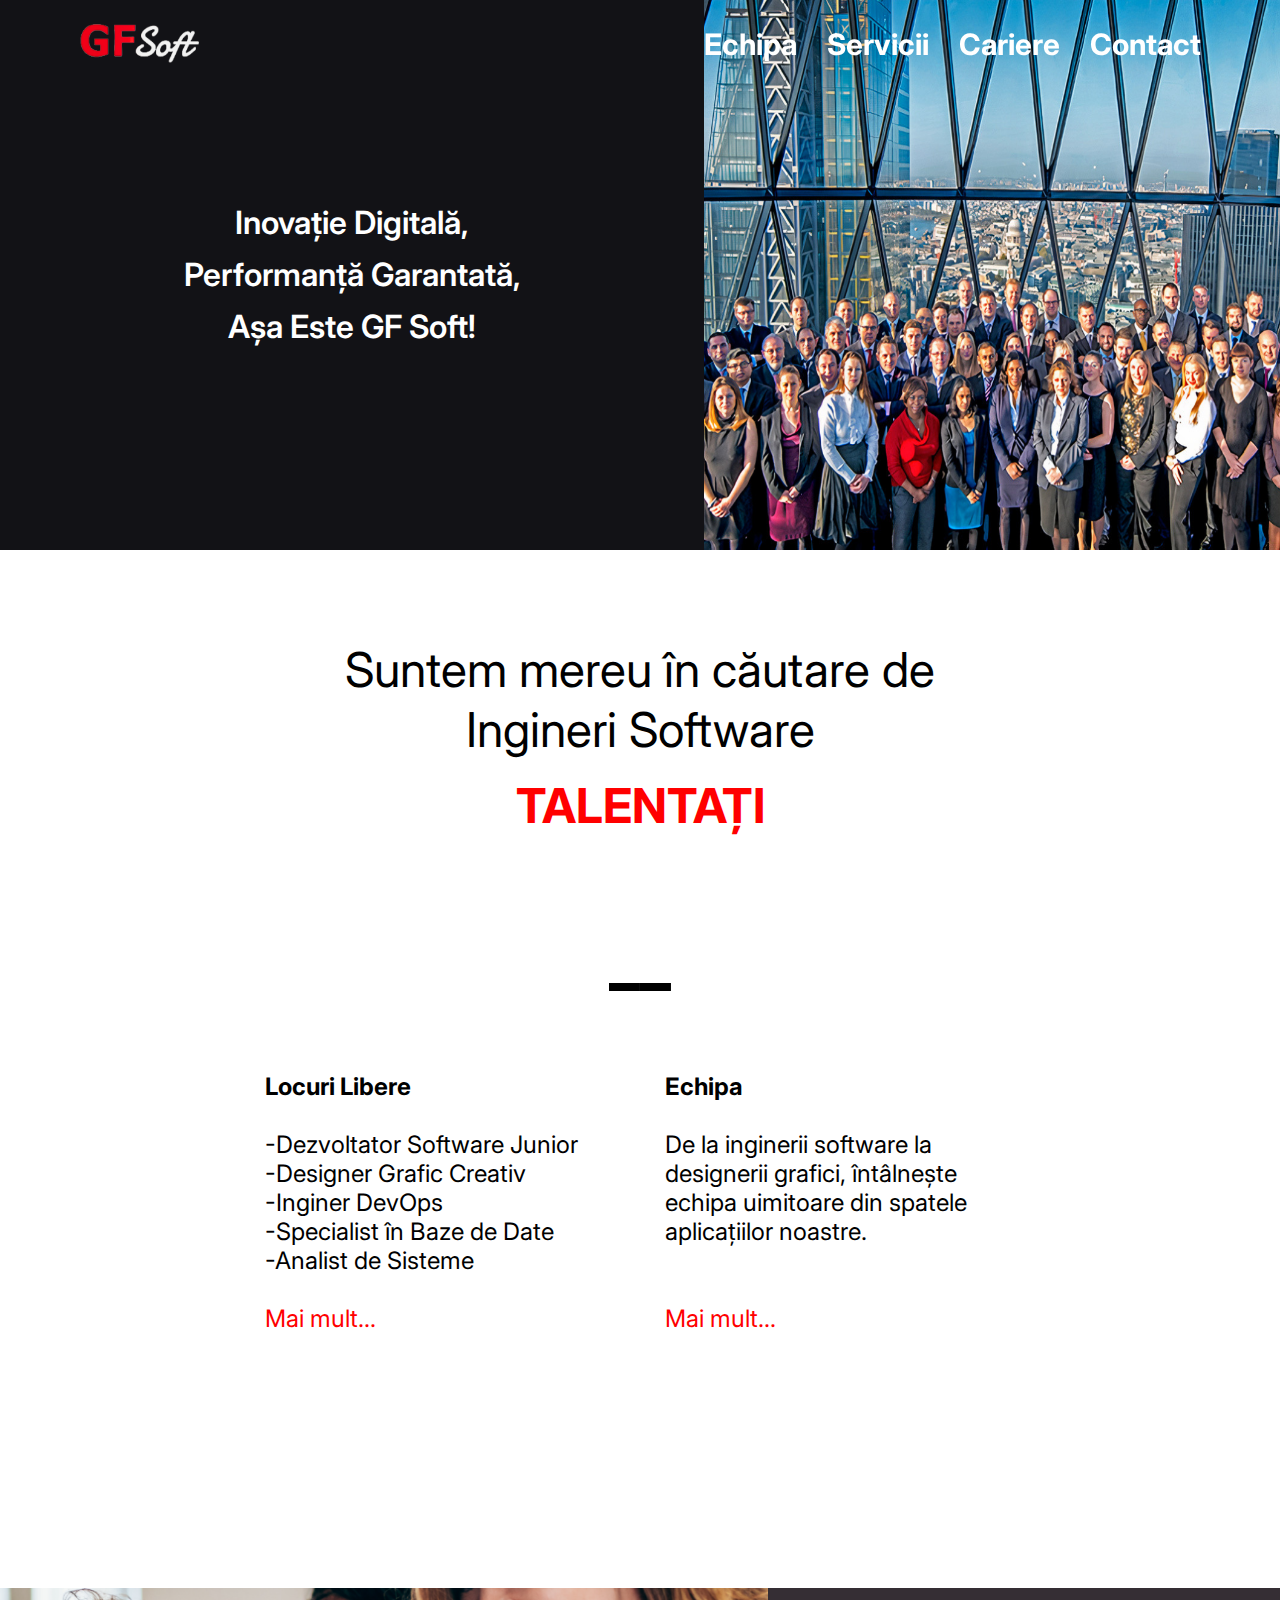
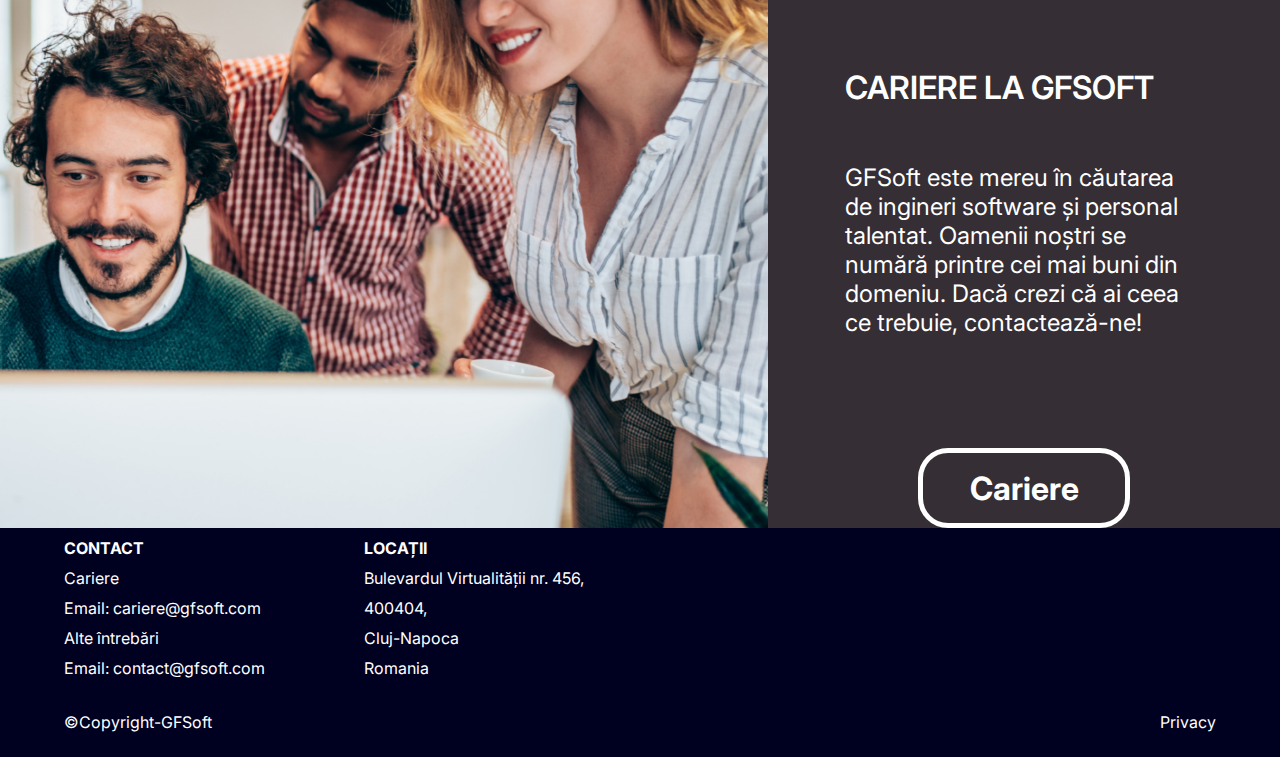
<file: index.html>
<!DOCTYPE html>
<html>

<head>
    <meta charset="utf-8">
    <meta http-equiv="X-UA-Compatible" content="IE=edge">
    <title>GFSoft</title>
    <meta name="description" content="">
    <meta name="viewport" content="width=device-width, initial-scale=1">
    <link rel="stylesheet" href="css/mainpagestyle.css">
    <link rel="stylesheet" href="css/reusablecss.css">
    <link rel="preconnect" href="https://fonts.googleapis.com">
    <link rel="preconnect" href="https://fonts.gstatic.com" crossorigin>
    <link href="https://fonts.googleapis.com/css2?family=Inter:wght@400;500;600;700&display=swap" rel="stylesheet">
</head>

<body>
    <div id="menu_fullscreen">
        <div class="rp-menu-bg">
            <a id="close_menu">X</a>
            <ul>

                <li><a href="echipa.html">Echipa </a></li>
                <li><a href="servicii.html">Servicii</a></li>
                <li><a href="cariere.html">Cariere </a></li>
                <li><a href="contact.html">Contact </a></li>

            </ul>
        </div>
    </div>
    <nav id="navbar">
        <a href="index.html" id="logo"><img src="images/navbar/logo.png"></a>
        <ul>

            <li><a href="echipa.html">Echipa </a></li>
            <li><a href="servicii.html">Servicii</a></li>
            <li><a href="cariere.html">Cariere </a></li>
            <li><a href="contact.html">Contact </a></li>
            <li id="btn_menu"><img src="images/navbar/hamburger.png"></li>
        </ul>
    </nav>

    <div class="container-top">
        <div class="container_text">
            <p>Inovație Digitală, Performanță Garantată, Așa Este GF Soft!</p>
        </div>

        <img src="images/mainpage/first_img.png">
    </div>
    <div class="container-middle">
        <div class="container-top-middle">
            <p>Suntem mereu în căutare de Ingineri Software <span class="red bold"><br>TALENTAȚI</span> <span
                    class="bottom_line">
                    <br><br>__</span></p>
        </div>
        <div class="container-info-middle">
            <p><strong>Locuri Libere</strong><br><br>

                -Dezvoltator Software Junior<br>
                -Designer Grafic Creativ<br>
                -Inginer DevOps<br>
                -Specialist în Baze de Date<br>
                -Analist de Sisteme<br><br>

                <span><a class="a red" href="cariere.html">Mai mult...</a></span>
            </p>
            <p>
                <strong>Echipa</strong><br><br>
                De la inginerii software la designerii grafici, întâlnește echipa uimitoare din spatele aplicațiilor
                noastre.<br><br><br>
                <span><a class="a red" href="echipa.html">Mai mult...</a></span>
            </p>
        </div>
    </div>
    <div class="container-bottom">
        <img src="images/mainpage/second_img.png">
        <div class="container-bottom-text">
            <p class="bottom-title">CARIERE LA GFSOFT</p>
            <p>GFSoft este mereu în căutarea de ingineri software și personal talentat. Oamenii noștri se numără printre
                cei mai buni din domeniu. Dacă crezi că ai ceea ce trebuie, contactează-ne!</p><br><br><br>
            <a href="cariere.html" class="btn-cariere a">Cariere</a>
        </div>

    </div>
    <footer>
        <div class="footer-info-section">
            <p><strong>CONTACT</strong><br>
                Cariere<br>
                Email: cariere@gfsoft.com<br>
                Alte întrebări<br>
                Email: contact@gfsoft.com</p>
            <p><strong>LOCAȚII</strong><br>
                Bulevardul Virtualității nr. 456,<br>
                400404,<br>
                Cluj-Napoca<br>
                Romania<br>
        </div>
        <div class="footer-bottom">
            <p>©Copyright-GFSoft</p>
            <p>Privacy</p>
        </div>

    </footer>
    <script src="javascript/scroll_navbar.js" async defer></script>
</body>

</html>
</file>
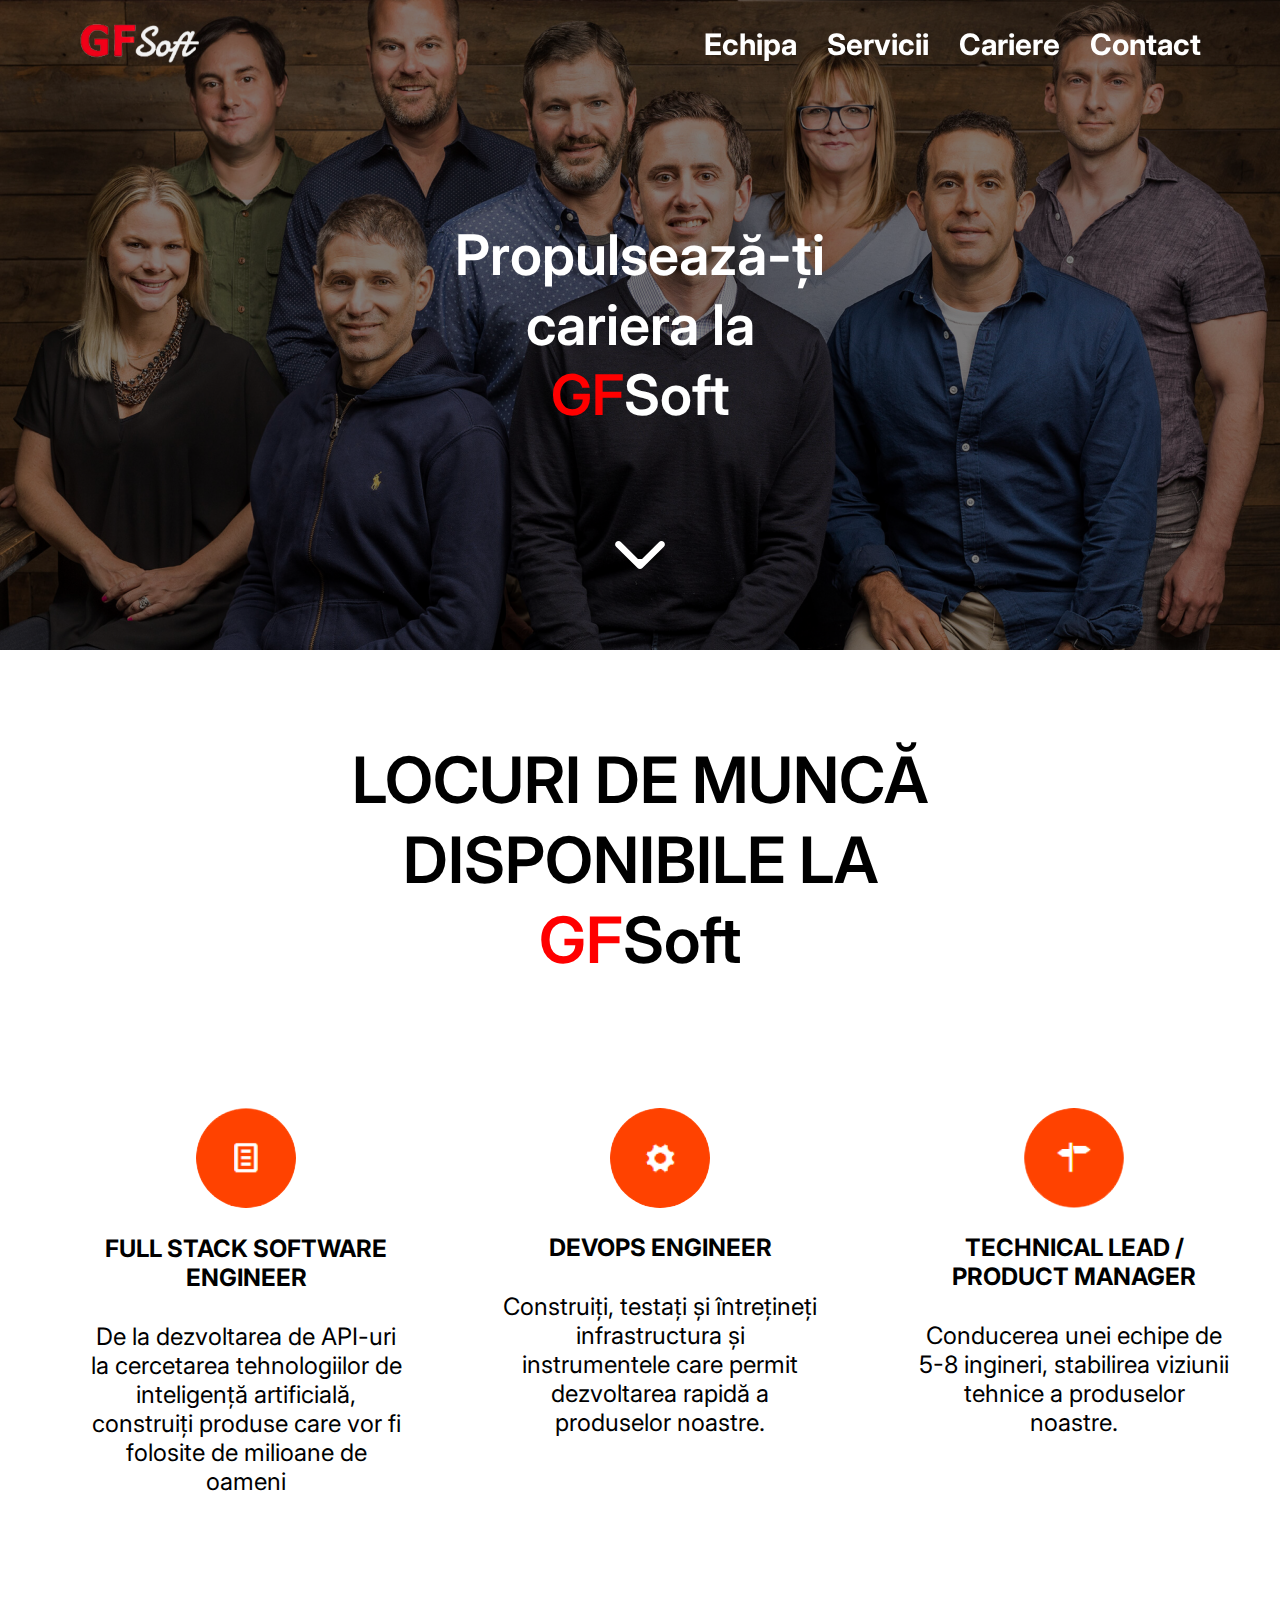
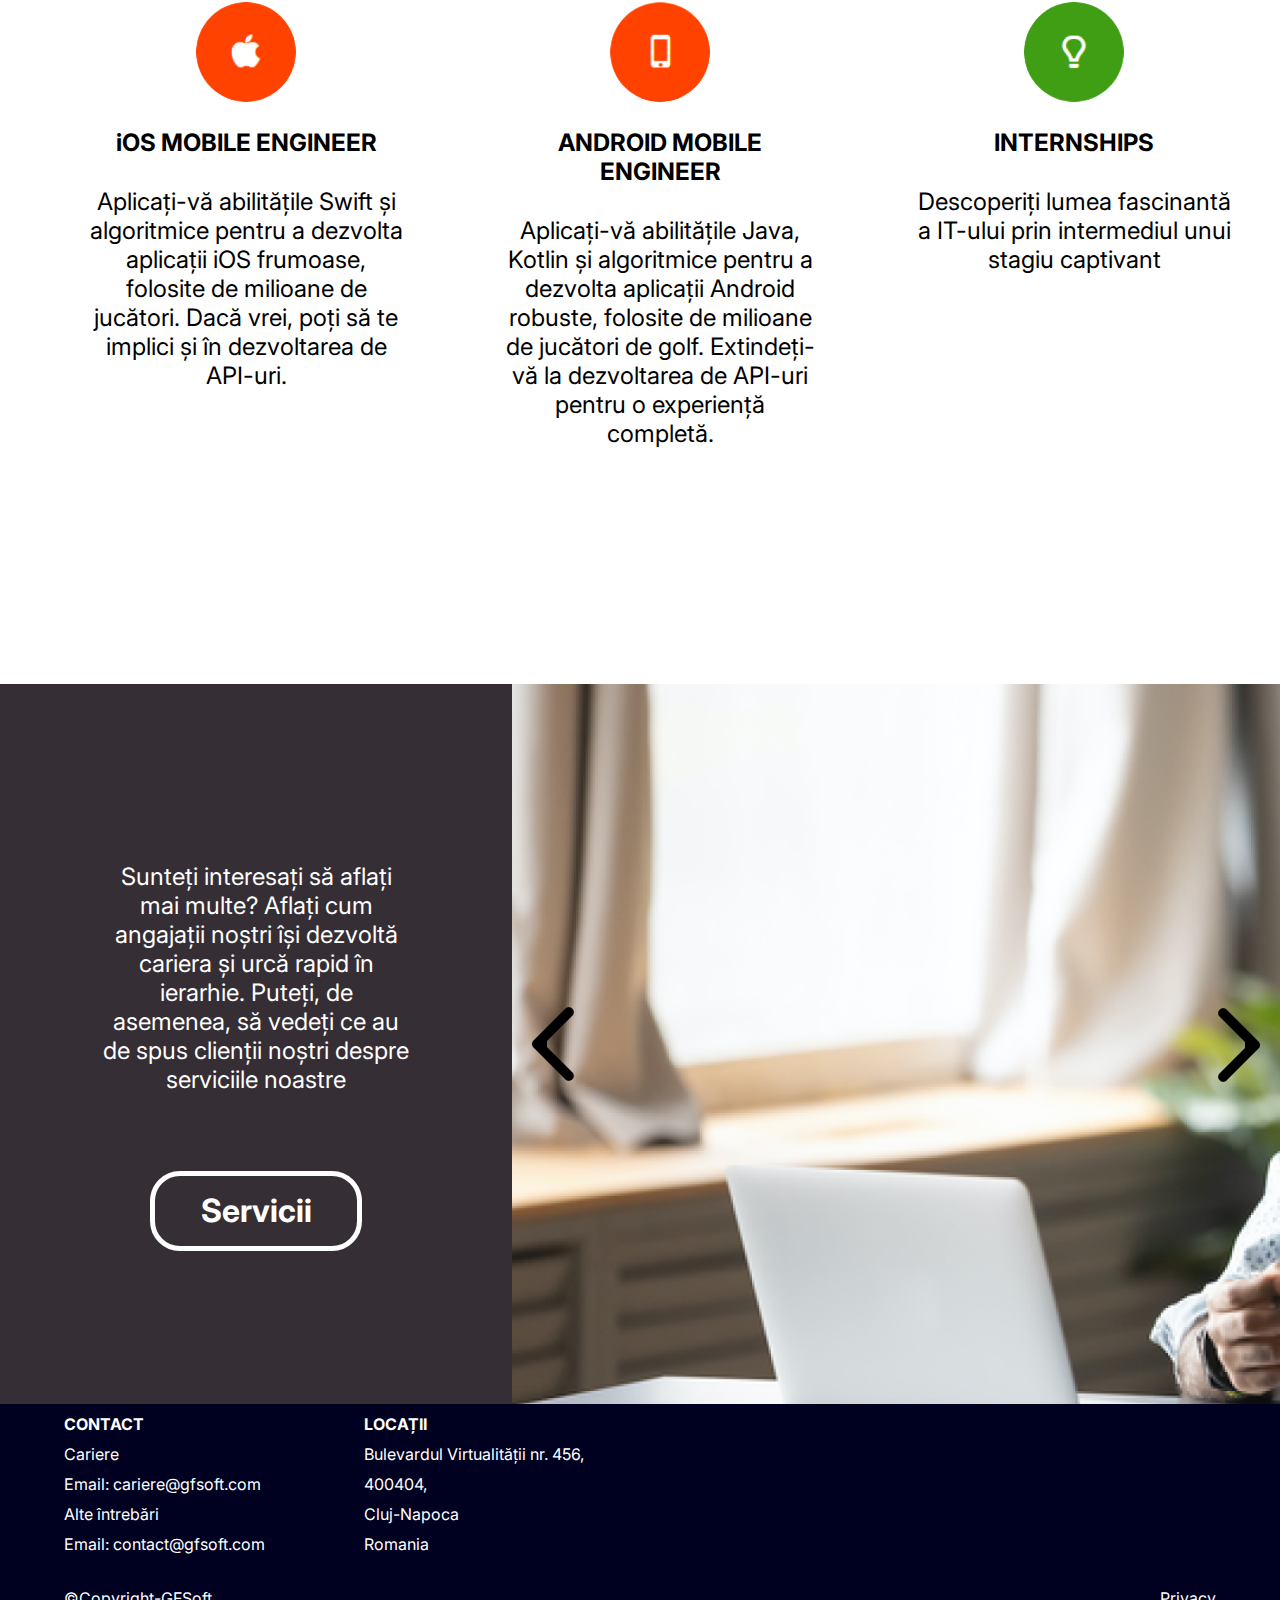
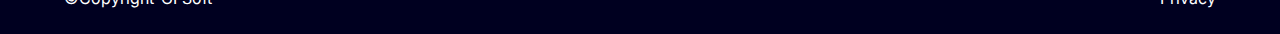
<file: cariere.html>
<!DOCTYPE html>
<!--[if lt IE 7]>      <html class="no-js lt-ie9 lt-ie8 lt-ie7"> <![endif]-->
<!--[if IE 7]>         <html class="no-js lt-ie9 lt-ie8"> <![endif]-->
<!--[if IE 8]>         <html class="no-js lt-ie9"> <![endif]-->
<!--[if gt IE 8]>      <html class="no-js"> <!--<![endif]-->
<html>

<head>
    <meta charset="utf-8">
    <meta http-equiv="X-UA-Compatible" content="IE=edge">
    <title>Cariera</title>
    <meta name="description" content="">
    <meta name="viewport" content="width=device-width, initial-scale=1">
    <link rel="stylesheet" href="css/cariere.css">
    <link rel="stylesheet" href="css/reusablecss.css">
    <link rel="preconnect" href="https://fonts.googleapis.com">
    <link rel="preconnect" href="https://fonts.gstatic.com" crossorigin>
    <link href="https://fonts.googleapis.com/css2?family=Inter:wght@400;500;600;700&display=swap" rel="stylesheet">
</head>

<body>
    <div id="menu_fullscreen">
        <div class="rp-menu-bg">
            <a id="close_menu" onclick="hide()">X</a>
            <ul>

                <li><a href="echipa.html">Echipa </a></li>
                <li><a href="servicii.html">Servicii</a></li>
                <li><a href="cariere.html">Cariere </a></li>
                <li><a href="contact.html">Contact </a></li>

            </ul>
        </div>
    </div>
    <nav id="navbar">
        <a href="index.html" id="logo"><img src="images/navbar/logo.png"></a>
        <ul>

            <li><a href="echipa.html">Echipa </a></li>
            <li><a href="servicii.html">Servicii</a></li>
            <li><a href="cariere.html">Cariere </a></li>
            <li><a href="contact.html">Contact </a></li>
            <li id="btn_menu"><img src="images/navbar/hamburger.png"></li>
        </ul>
    </nav>
    <div class="container-top">
        <div class="overlay">
            <p>Propulsează-ți <br>cariera la<br> <span class="red">GF</span>Soft
            </p>
            <img src="images/contact/arrow.svg">
        </div>

    </div>
    <div class="container-middle">
        <p class="text-middle">LOCURI DE MUNCĂ<br> DISPONIBILE LA<br>
            <span class="red">GF</span>Soft
        <ul class="table">
            <li>
                <div class="card">
                    <img src="images/cariere/fullstack.png">
                    <strong>
                        <p>FULL STACK SOFTWARE ENGINEER</p>
                    </strong><br>
                    <p>De la dezvoltarea de API-uri la cercetarea tehnologiilor de inteligență artificială,
                        construiți
                        produse care vor fi folosite de milioane de oameni</p>
                </div>
            </li>
            <li>
                <div class="card">
                    <img src="images/cariere/devops.png">
                    <strong>
                        <p>DEVOPS ENGINEER</p>
                    </strong><br>
                    <p>Construiți, testați și întrețineți infrastructura și instrumentele care permit dezvoltarea
                        rapidă
                        a produselor noastre.</p>
                </div>
            </li>
            <li>
                <div class="card">
                    <img src="images/cariere/pdmanager.png">
                    <strong>
                        <p>TECHNICAL LEAD / PRODUCT MANAGER</p>
                    </strong><br>
                    <p>Conducerea unei echipe de 5-8 ingineri, stabilirea viziunii tehnice a produselor noastre.</p>
                </div>
            </li>
            <li>
                <div class="card">
                    <img src="images/cariere/ios.png">
                    <strong>
                        <p>iOS MOBILE ENGINEER</p>
                    </strong><br>
                    <p>Aplicați-vă abilitățile Swift și algoritmice pentru a dezvolta aplicații iOS frumoase,
                        folosite
                        de milioane de jucători. Dacă vrei, poți să te implici și în dezvoltarea de API-uri.</p>
                </div>
            </li>
            <li>
                <div class="card">
                    <img src="images/cariere/android.png">
                    <strong>
                        <p>ANDROID MOBILE ENGINEER</p>
                    </strong><br>
                    <p>Aplicați-vă abilitățile Java, Kotlin și algoritmice pentru a dezvolta aplicații Android
                        robuste,
                        folosite de milioane de jucători de golf. Extindeți-vă la dezvoltarea de API-uri pentru o
                        experiență completă.</p>
                </div>
            </li>
            <li>
                <div class="card">
                    <img src="images/cariere/intern.png">
                    <strong>
                        <p>INTERNSHIPS</p>
                    </strong><br>
                    <p>
                        Descoperiți lumea fascinantă a IT-ului prin intermediul unui stagiu captivant
                    </p>
                </div>
            </li>


        </ul>

    </div>
    <div class="container-bottom">
        <div class="text">
            <p>Sunteți interesați să aflați mai multe? Aflați cum angajații noștri își dezvoltă cariera și urcă
                rapid în
                ierarhie. Puteți, de asemenea, să vedeți ce au de spus clienții noștri despre serviciile noastre</p>
            <a href="servicii.html" class="btn-cariere a">Servicii</a>
        </div>
        <div id="carusel">

            <span id="previos"></span>
            <span id="next"></span>

        </div>

    </div>


    </div>
    <footer>
        <div class=" footer-info-section">
            <p><strong>CONTACT</strong><br>
                Cariere<br>
                Email: cariere@gfsoft.com<br>
                Alte întrebări<br>
                Email: contact@gfsoft.com</p>
            <p><strong>LOCAȚII</strong><br>
                Bulevardul Virtualității nr. 456,<br>
                400404,<br>
                Cluj-Napoca<br>
                Romania<br>
        </div>
        <div class="footer-bottom">
            <p>©Copyright-GFSoft</p>
            <p>Privacy</p>
        </div>

    </footer>

    <script src="javascript/scroll_navbar.js" async defer></script>
    <script src="javascript/carusel.js" async defer></script>

</body>

</html>
</file>
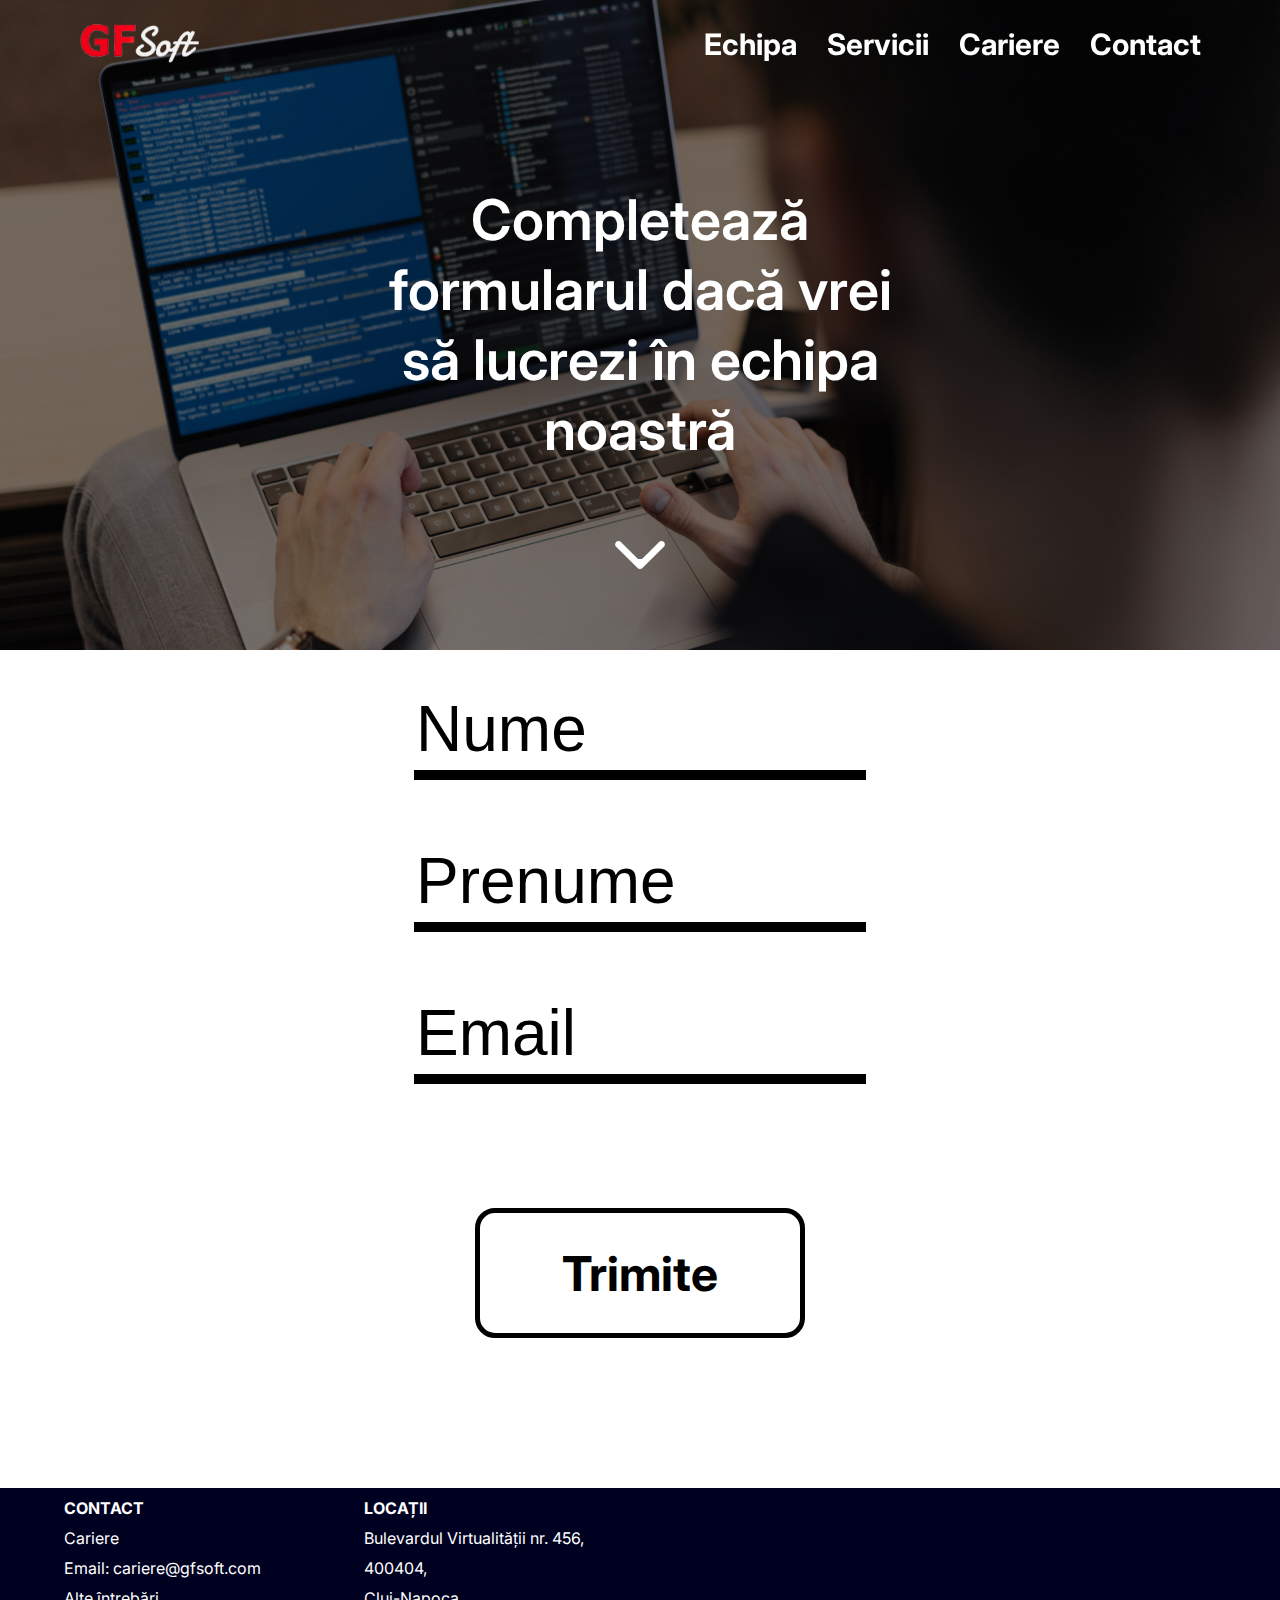
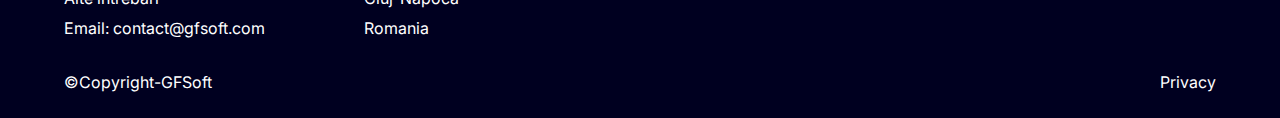
<file: contact.html>
<!DOCTYPE html>
<!--[if lt IE 7]>      <html class="no-js lt-ie9 lt-ie8 lt-ie7"> <![endif]-->
<!--[if IE 7]>         <html class="no-js lt-ie9 lt-ie8"> <![endif]-->
<!--[if IE 8]>         <html class="no-js lt-ie9"> <![endif]-->
<!--[if gt IE 8]>      <html class="no-js"> <!--<![endif]-->
<html>

<head>
    <meta charset="utf-8">
    <meta http-equiv="X-UA-Compatible" content="IE=edge">
    <title>Contact</title>
    <meta name="description" content="">
    <meta name="viewport" content="width=device-width, initial-scale=1">
    <link rel="stylesheet" href="css/contact.css">
    <link rel="stylesheet" href="css/reusablecss.css">
    <link rel="preconnect" href="https://fonts.googleapis.com">
    <link rel="preconnect" href="https://fonts.gstatic.com" crossorigin>
    <link href="https://fonts.googleapis.com/css2?family=Inter:wght@400;500;600;700&display=swap" rel="stylesheet">
</head>

<body>
    <div id="menu_fullscreen">
        <div class="rp-menu-bg">
            <a id="close_menu" onclick="hide()">X</a>
            <ul>

                <li><a href="echipa.html">Echipa </a></li>
                <li><a href="servicii.html">Servicii</a></li>
                <li><a href="cariere.html">Cariere </a></li>
                <li><a href="contact.html">Contact </a></li>

            </ul>
        </div>
    </div>
    <nav id="navbar">
        <a href="index.html" id="logo"><img src="images/navbar/logo.png"></a>
        <ul>

            <li><a href="echipa.html">Echipa </a></li>
            <li><a href="servicii.html">Servicii</a></li>
            <li><a href="cariere.html">Cariere </a></li>
            <li><a href="contact.html">Contact </a></li>
            <li id="btn_menu"><img src="images/navbar/hamburger.png"></li>
        </ul>
    </nav>
    <div class="container-top">
        <div class="overlay">
            <p>Completează formularul dacă vrei să lucrezi în echipa noastră</p>
            <img src="images/contact/arrow.svg">
        </div>

    </div>
    <form>
        <input type="text" id="fname" name="fname" placeholder="Nume"><br>
        <input type="text" id="lname" name="lname" placeholder="Prenume"><br>
        <input type="text" id="email" name="email" placeholder="Email"><br>
        <a href="" class="btn">Trimite</a>
    </form>
    <footer>
        <div class=" footer-info-section">
            <p><strong>CONTACT</strong><br>
                Cariere<br>
                Email: cariere@gfsoft.com<br>
                Alte întrebări<br>
                Email: contact@gfsoft.com</p>
            <p><strong>LOCAȚII</strong><br>
                Bulevardul Virtualității nr. 456,<br>
                400404,<br>
                Cluj-Napoca<br>
                Romania<br>
        </div>
        <div class="footer-bottom">
            <p>©Copyright-GFSoft</p>
            <p>Privacy</p>
        </div>

    </footer>
    <script src="javascript/scroll_navbar.js" async defer></script>
</body>

</html>
</file>
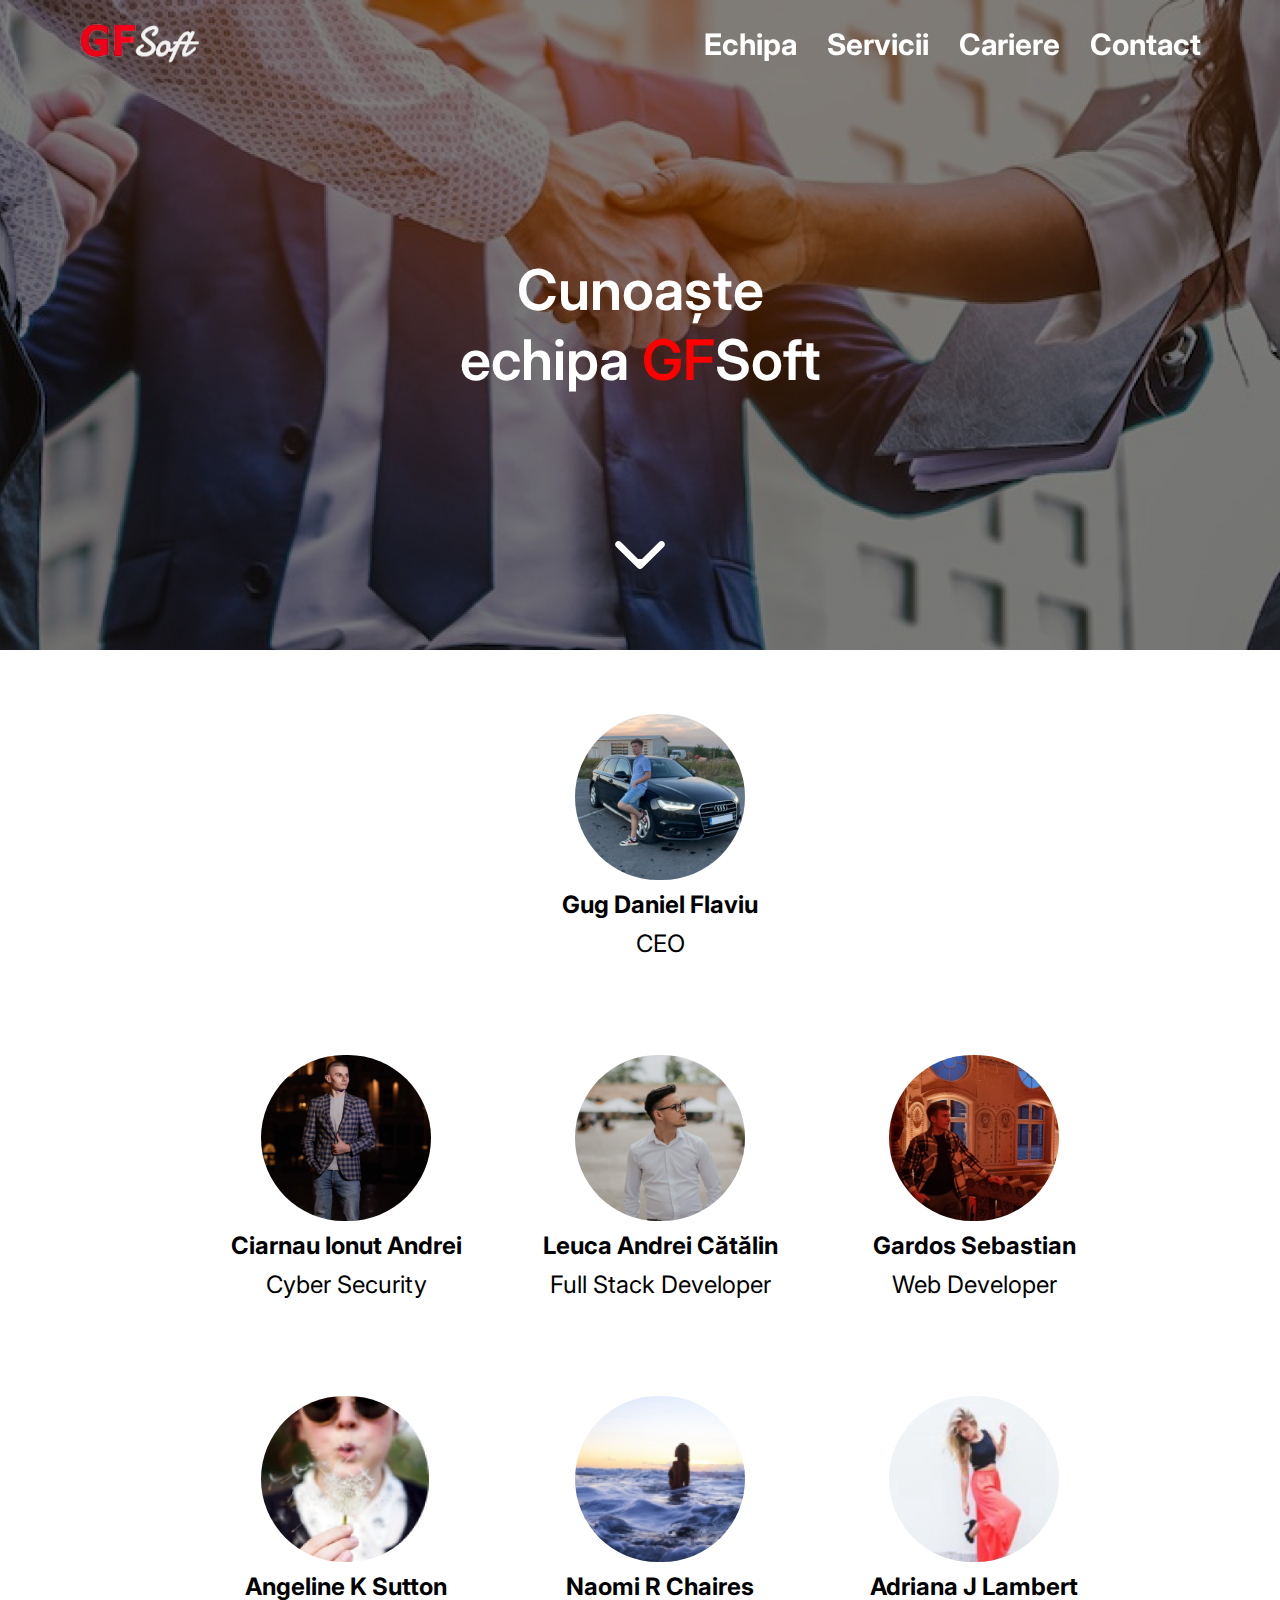
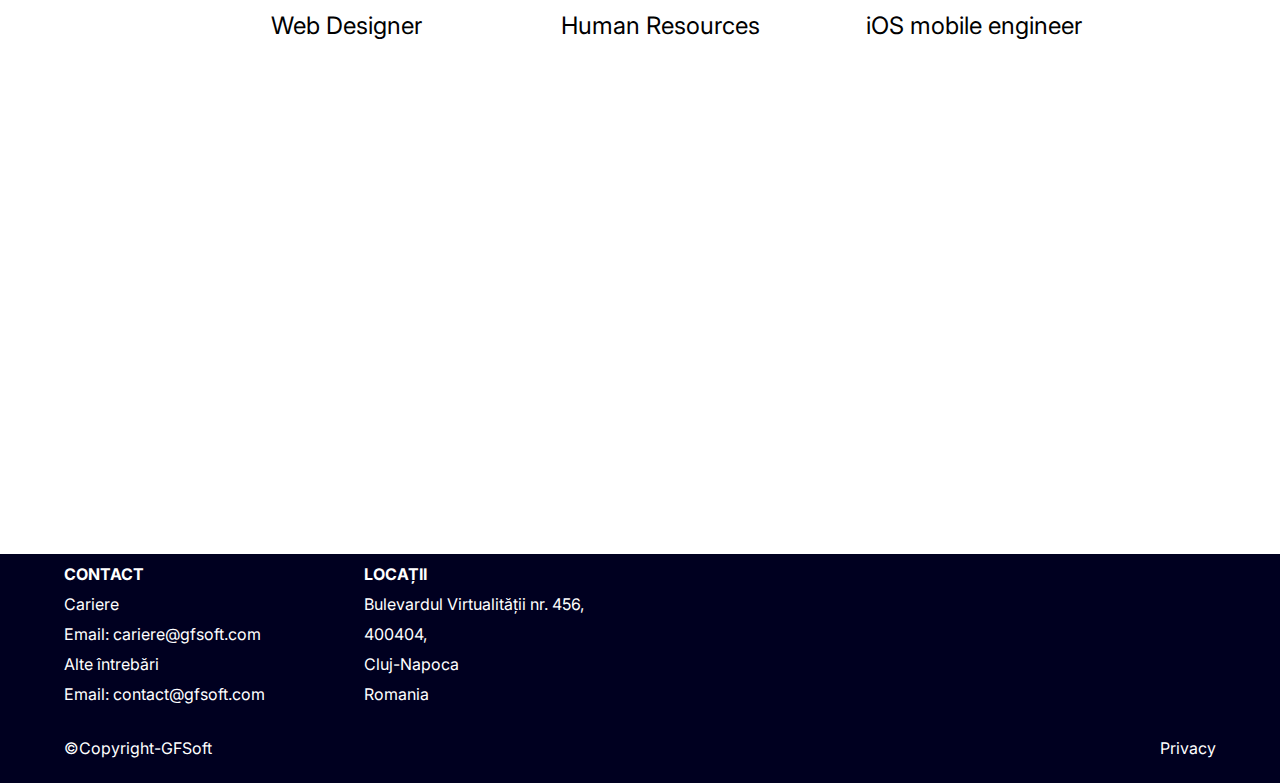
<file: echipa.html>
<!DOCTYPE html>
<!--[if lt IE 7]>      <html class="no-js lt-ie9 lt-ie8 lt-ie7"> <![endif]-->
<!--[if IE 7]>         <html class="no-js lt-ie9 lt-ie8"> <![endif]-->
<!--[if IE 8]>         <html class="no-js lt-ie9"> <![endif]-->
<!--[if gt IE 8]>      <html class="no-js"> <!--<![endif]-->
<html>

<head>
    <meta charset="utf-8">
    <meta http-equiv="X-UA-Compatible" content="IE=edge">
    <title>Echipa</title>
    <meta name="description" content="">
    <meta name="viewport" content="width=device-width, initial-scale=1">
    <link rel="stylesheet" href="css/reusablecss.css">
    <link rel="stylesheet" href="css/echipa.css">

    <link rel="preconnect" href="https://fonts.googleapis.com">
    <link rel="preconnect" href="https://fonts.gstatic.com" crossorigin>
    <link href="https://fonts.googleapis.com/css2?family=Inter:wght@400;500;600;700&display=swap" rel="stylesheet">
</head>

<body>
    <div id="menu_fullscreen">
        <div class="rp-menu-bg">
            <a id="close_menu" onclick="hide()">X</a>
            <ul>

                <li><a href="echipa.html">Echipa </a></li>
                <li><a href="servicii.html">Servicii</a></li>
                <li><a href="cariere.html">Cariere </a></li>
                <li><a href="contact.html">Contact </a></li>

            </ul>
        </div>
    </div>
    <nav id="navbar">
        <a href="index.html" id="logo"><img src="images/navbar/logo.png"></a>
        <ul>

            <li><a href="echipa.html">Echipa </a></li>
            <li><a href="servicii.html">Servicii</a></li>
            <li><a href="cariere.html">Cariere </a></li>
            <li><a href="contact.html">Contact </a></li>
            <li id="btn_menu"><img src="images/navbar/hamburger.png"></li>
        </ul>
    </nav>
    <div class="container-top">
        <div class="overlay">
            <p>Cunoaște<br>
                echipa <span class="red">GF</span>Soft
            </p>
            <img src="images/contact/arrow.svg">
        </div>

    </div>
    <div class="container-middle">
        <ul class="table">
            <li class="empty"></li>
            <li>
                <div class="card">
                    <img src="images/profile-pictures/CEO.png">
                    <strong>
                        <p>Gug Daniel Flaviu</p>
                    </strong>
                    <p>CEO</p>
                </div>
            </li>
            <li class="empty"></li>
            <li>
                <div class="card">
                    <img src="images/profile-pictures/cyber.png">
                    <strong>
                        <p>Ciarnau Ionut Andrei</p>
                    </strong>
                    <p>Cyber Security</p>
                </div>
            </li>
            <li>
                <div class="card">
                    <img src="images/profile-pictures/fullstack.png">
                    <strong>
                        <p>Leuca Andrei Cătălin</p>
                    </strong>
                    <p>Full Stack Developer</p>
                </div>
            </li>
            <li>
                <div class="card">
                    <img src="images/profile-pictures/web.png">
                    <strong>
                        <p>Gardos Sebastian</p>
                    </strong>
                    <p>Web Developer</p>
                </div>
            </li>
            <li>
                <div class="card">
                    <img src="images/profile-pictures/designer.png">
                    <strong>
                        <p>Angeline K Sutton</p>
                    </strong>
                    <p>Web Designer</p>
                </div>
            </li>
            <li>
                <div class="card">
                    <img src="images/profile-pictures/hr.png">
                    <strong>
                        <p>Naomi R Chaires</p>
                    </strong>
                    <p>Human Resources</p>
                </div>
            </li>
            <li>
                <div class="card">
                    <img src="images/profile-pictures/ios.png">
                    <strong>
                        <p>Adriana J Lambert</p>
                    </strong>
                    <p>iOS mobile engineer</p>
                </div>
            </li>
        </ul>

    </div>
    <footer>
        <div class=" footer-info-section">
            <p><strong>CONTACT</strong><br>
                Cariere<br>
                Email: cariere@gfsoft.com<br>
                Alte întrebări<br>
                Email: contact@gfsoft.com</p>
            <p><strong>LOCAȚII</strong><br>
                Bulevardul Virtualității nr. 456,<br>
                400404,<br>
                Cluj-Napoca<br>
                Romania<br>
        </div>
        <div class="footer-bottom">
            <p>©Copyright-GFSoft</p>
            <p>Privacy</p>
        </div>

    </footer>
    <script src="javascript/scroll_navbar.js" async defer></script>
</body>

</html>
</file>
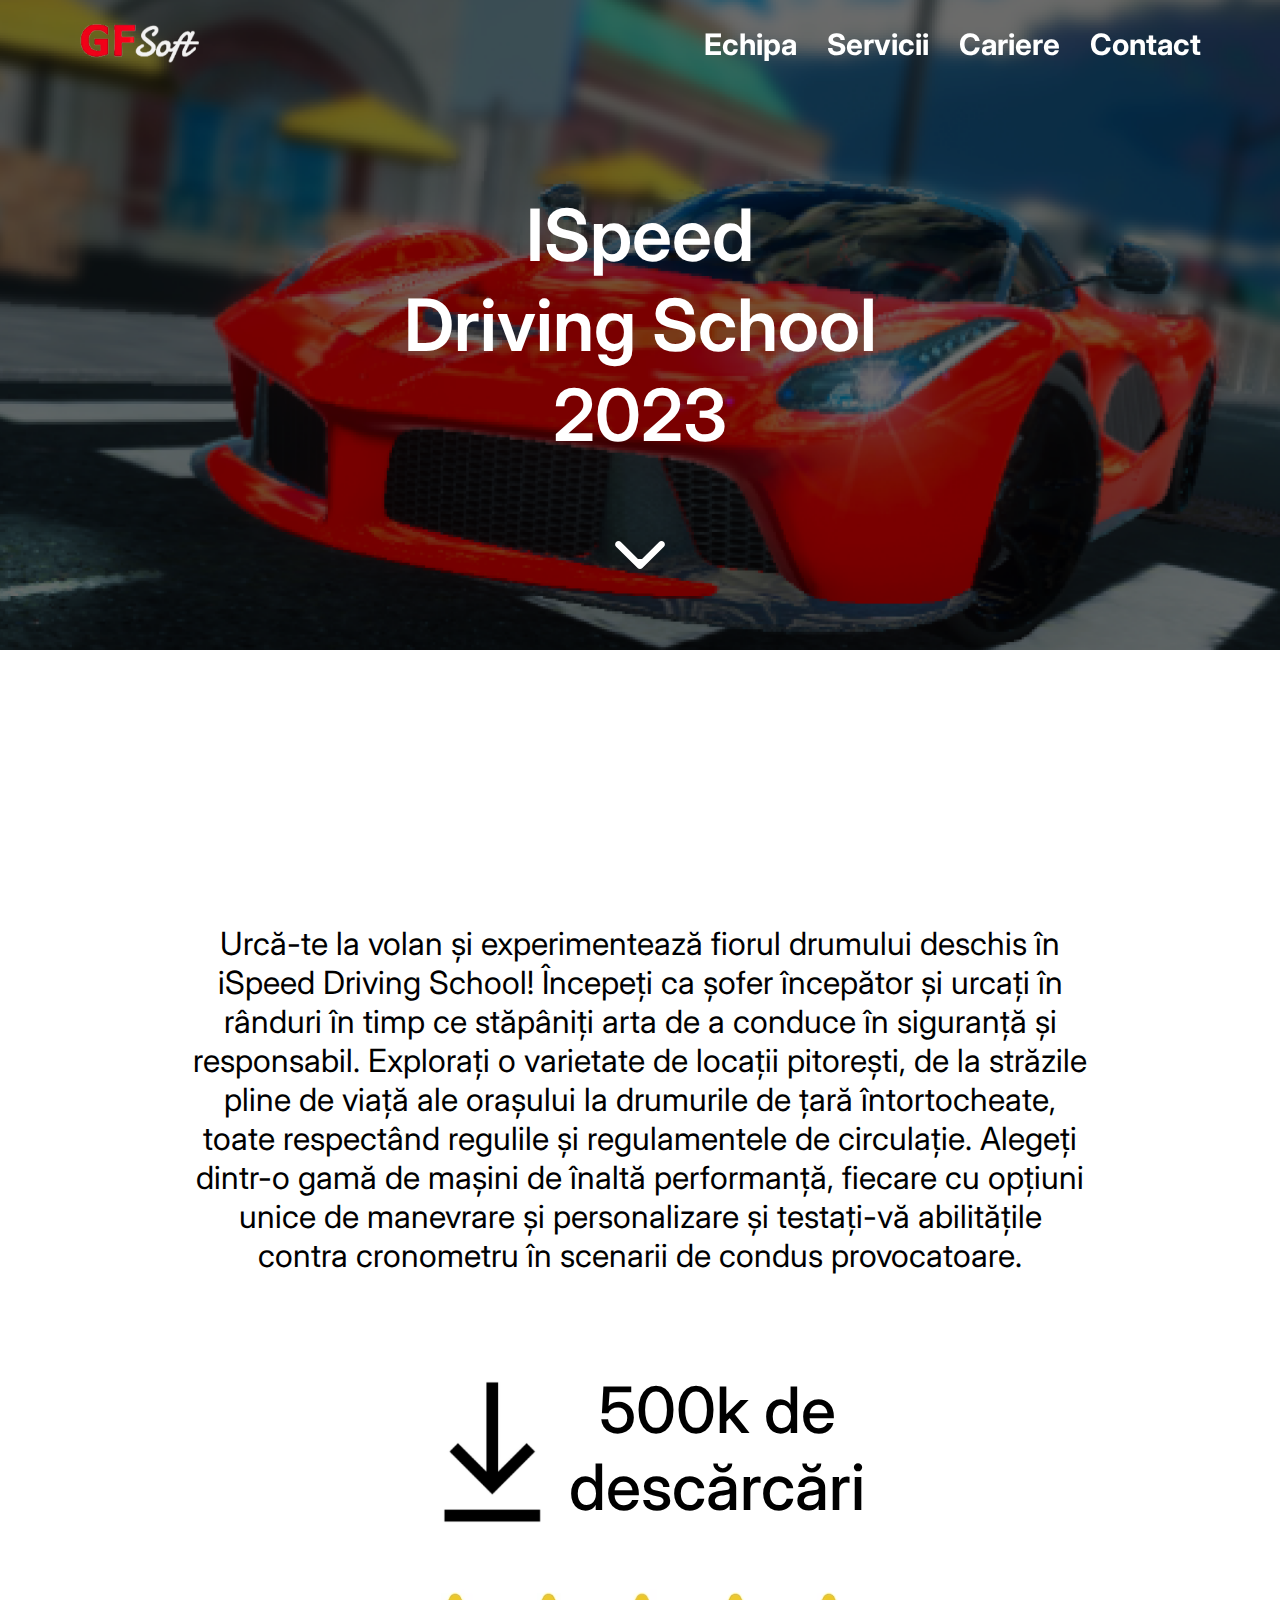
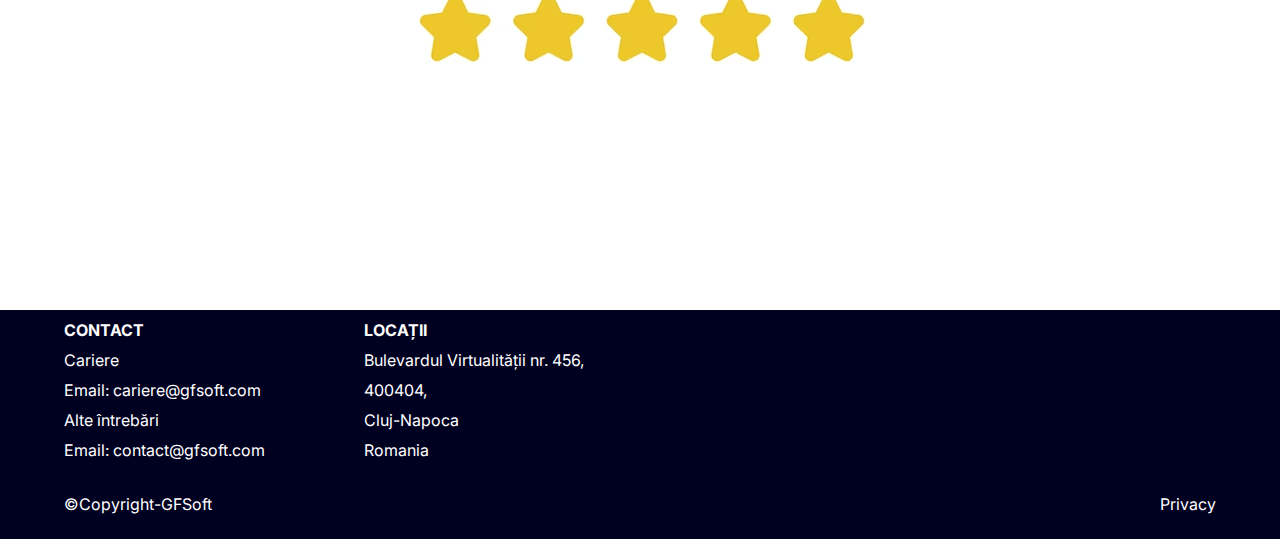
<file: prod1.html>
<!DOCTYPE html>
<!--[if lt IE 7]>      <html class="no-js lt-ie9 lt-ie8 lt-ie7"> <![endif]-->
<!--[if IE 7]>         <html class="no-js lt-ie9 lt-ie8"> <![endif]-->
<!--[if IE 8]>         <html class="no-js lt-ie9"> <![endif]-->
<!--[if gt IE 8]>      <html class="no-js"> <!--<![endif]-->
<html>

<head>
    <meta charset="utf-8">
    <meta http-equiv="X-UA-Compatible" content="IE=edge">
    <title>ISpeed Driving School 2023</title>
    <meta name="description" content="">
    <meta name="viewport" content="width=device-width, initial-scale=1">
    <link rel="stylesheet" href="css/prod.css">
    <link rel="stylesheet" href="css/reusablecss.css">
    <link rel="preconnect" href="https://fonts.googleapis.com">
    <link rel="preconnect" href="https://fonts.gstatic.com" crossorigin>
    <link href="https://fonts.googleapis.com/css2?family=Inter:wght@400;500;600;700&display=swap" rel="stylesheet">
</head>

<body>
    <div id="menu_fullscreen">
        <div class="rp-menu-bg">
            <a id="close_menu" onclick="hide()">X</a>
            <ul>

                <li><a href="echipa.html">Echipa </a></li>
                <li><a href="servicii.html">Servicii</a></li>
                <li><a href="cariere.html">Cariere </a></li>
                <li><a href="contact.html">Contact </a></li>

            </ul>
        </div>
    </div>
    <nav id="navbar">
        <a href="index.html" id="logo"><img src="images/navbar/logo.png"></a>
        <ul>

            <li><a href="echipa.html">Echipa </a></li>
            <li><a href="servicii.html">Servicii</a></li>
            <li><a href="cariere.html">Cariere </a></li>
            <li><a href="contact.html">Contact </a></li>
            <li id="btn_menu"><img src="images/navbar/hamburger.png"></li>
        </ul>
    </nav>
    <div class="container-top">
        <div class="overlay">
            <p>ISpeed<br>
                Driving School<br>
                2023</p>
            <img src="images/contact/arrow.svg">
        </div>

    </div>
    <div class="container-middle">
        <p>Urcă-te la volan și experimentează fiorul drumului deschis în iSpeed ​​Driving School! Începeți ca șofer
            începător și urcați în rânduri în timp ce stăpâniți arta de a conduce în siguranță și responsabil.
            Explorați
            o varietate de locații pitorești, de la străzile pline de viață ale orașului la drumurile de țară
            întortocheate, toate respectând regulile și regulamentele de circulație. Alegeți dintr-o gamă de mașini
            de
            înaltă performanță, fiecare cu opțiuni unice de manevrare și personalizare și testați-vă abilitățile
            contra
            cronometru în scenarii de condus provocatoare.</p>
        <div class="download">
            <img src="images/servicii/download_icon.png">
            <p>500k de<br> descărcări</p>
        </div>
        <img src="images/servicii/image 1.png">
    </div>
    </form>
    <footer>
        <div class=" footer-info-section">
            <p><strong>CONTACT</strong><br>
                Cariere<br>
                Email: cariere@gfsoft.com<br>
                Alte întrebări<br>
                Email: contact@gfsoft.com</p>
            <p><strong>LOCAȚII</strong><br>
                Bulevardul Virtualității nr. 456,<br>
                400404,<br>
                Cluj-Napoca<br>
                Romania<br>
        </div>
        <div class="footer-bottom">
            <p>©Copyright-GFSoft</p>
            <p>Privacy</p>
        </div>

    </footer>
    <script src="javascript/scroll_navbar.js" async defer></script>
</body>

</html>
</file>
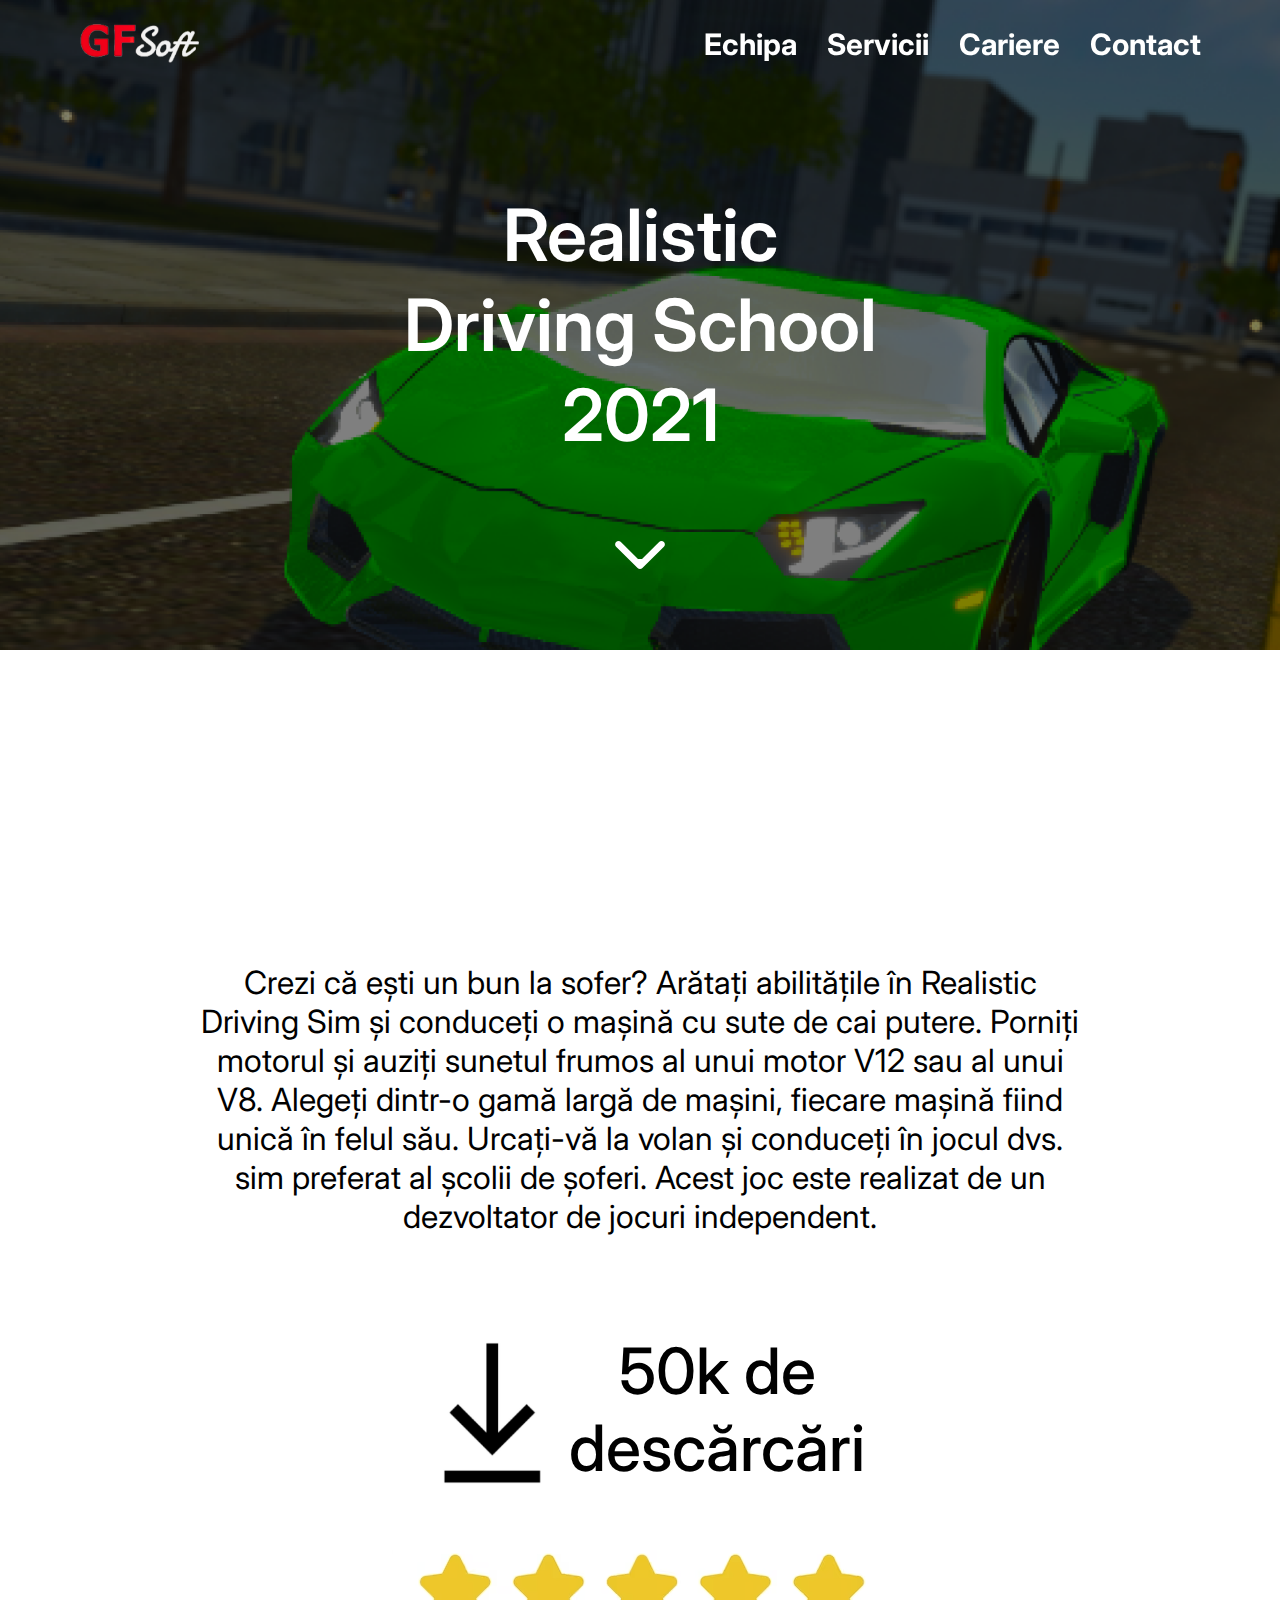
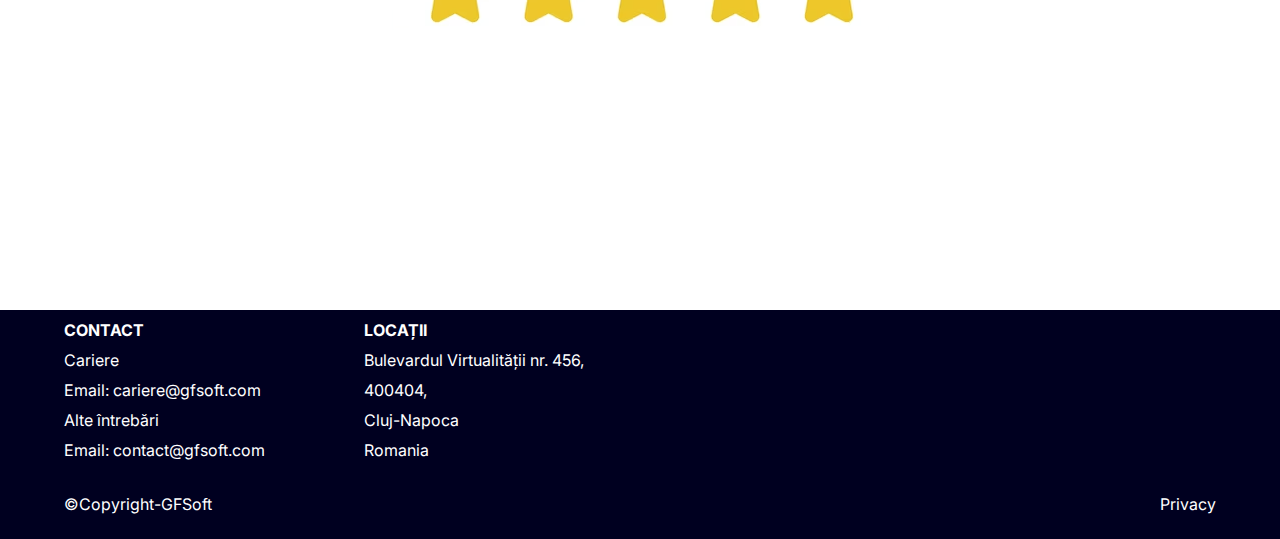
<file: prod2.html>
<!DOCTYPE html>
<!--[if lt IE 7]>      <html class="no-js lt-ie9 lt-ie8 lt-ie7"> <![endif]-->
<!--[if IE 7]>         <html class="no-js lt-ie9 lt-ie8"> <![endif]-->
<!--[if IE 8]>         <html class="no-js lt-ie9"> <![endif]-->
<!--[if gt IE 8]>      <html class="no-js"> <!--<![endif]-->
<html>

<head>
    <meta charset="utf-8">
    <meta http-equiv="X-UA-Compatible" content="IE=edge">
    <title>Realistic Driving School 2021</title>
    <meta name="description" content="">
    <meta name="viewport" content="width=device-width, initial-scale=1">
    <link rel="stylesheet" href="css/prod.css">
    <link rel="stylesheet" href="css/prod2.css">
    <link rel="stylesheet" href="css/reusablecss.css">
    <link rel="preconnect" href="https://fonts.googleapis.com">
    <link rel="preconnect" href="https://fonts.gstatic.com" crossorigin>
    <link href="https://fonts.googleapis.com/css2?family=Inter:wght@400;500;600;700&display=swap" rel="stylesheet">
</head>

<body>
    <div id="menu_fullscreen">
        <div class="rp-menu-bg">
            <a id="close_menu" onclick="hide()">X</a>
            <ul>

                <li><a href="echipa.html">Echipa </a></li>
                <li><a href="servicii.html">Servicii</a></li>
                <li><a href="cariere.html">Cariere </a></li>
                <li><a href="contact.html">Contact </a></li>

            </ul>
        </div>
    </div>
    <nav id="navbar">
        <a href="index.html" id="logo"><img src="images/navbar/logo.png"></a>
        <ul>

            <li><a href="echipa.html">Echipa </a></li>
            <li><a href="servicii.html">Servicii</a></li>
            <li><a href="cariere.html">Cariere </a></li>
            <li><a href="contact.html">Contact </a></li>
            <li id="btn_menu"><img src="images/navbar/hamburger.png"></li>
        </ul>
    </nav>
    <div class="container-top">
        <div class="overlay">
            <p>Realistic <br>
                Driving School<br> 2021</p>
            <img src="images/contact/arrow.svg">
        </div>

    </div>
    <div class="container-middle">
        <p>Crezi că ești un bun la sofer? Arătați abilitățile în Realistic Driving Sim și conduceți o mașină cu sute
            de
            cai putere. Porniți motorul și auziți sunetul frumos al unui motor V12 sau al unui V8. Alegeți dintr-o
            gamă
            largă de mașini, fiecare mașină fiind unică în felul său. Urcați-vă la volan și conduceți în jocul dvs.
            sim
            preferat al școlii de șoferi. Acest joc este realizat de un dezvoltator de jocuri independent.</p>
        <div class="download">
            <img src="images/servicii/download_icon.png">
            <p>50k de<br> descărcări</p>
        </div>
        <img src="images/servicii/image 1.png">
    </div>
    </form>
    <footer>
        <div class=" footer-info-section">
            <p><strong>CONTACT</strong><br>
                Cariere<br>
                Email: cariere@gfsoft.com<br>
                Alte întrebări<br>
                Email: contact@gfsoft.com</p>
            <p><strong>LOCAȚII</strong><br>
                Bulevardul Virtualității nr. 456,<br>
                400404,<br>
                Cluj-Napoca<br>
                Romania<br>
        </div>
        <div class="footer-bottom">
            <p>©Copyright-GFSoft</p>
            <p>Privacy</p>
        </div>

    </footer>
    <script src="javascript/scroll_navbar.js" async defer></script>
</body>

</html>
</file>
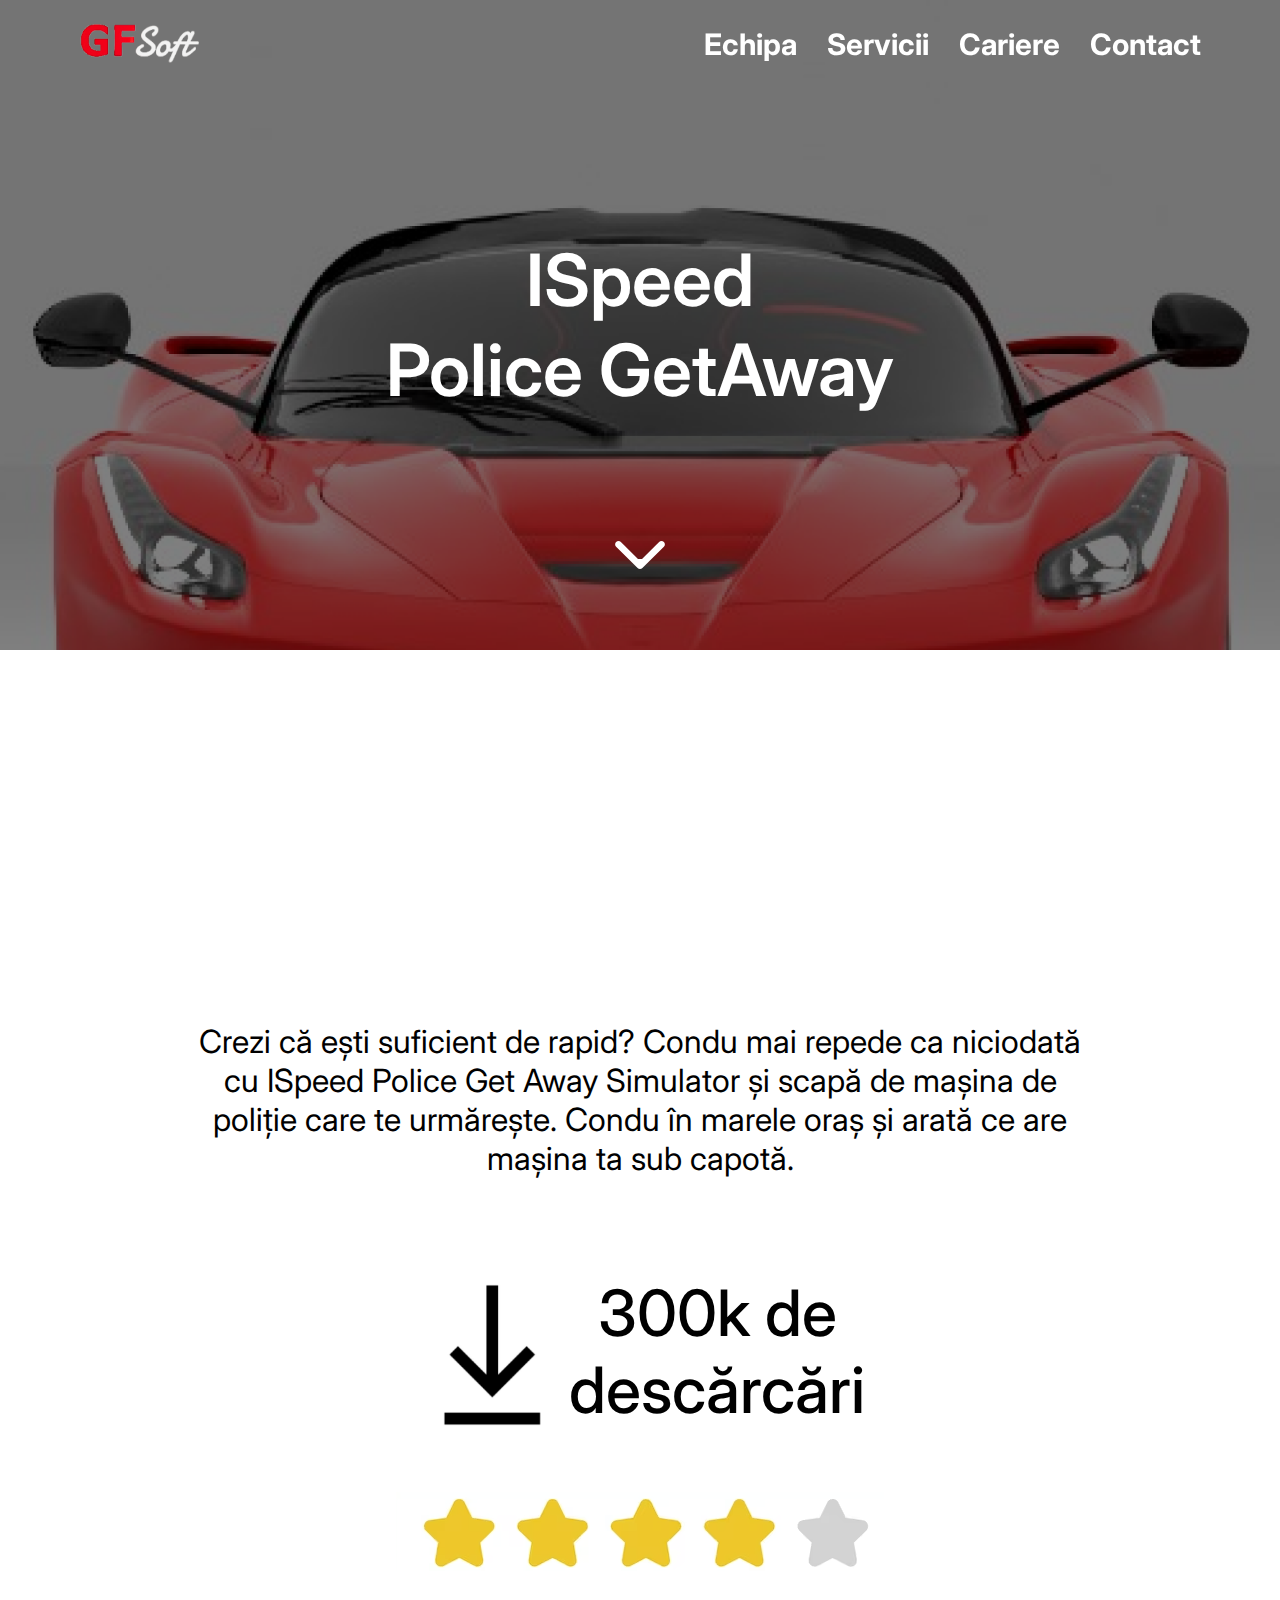
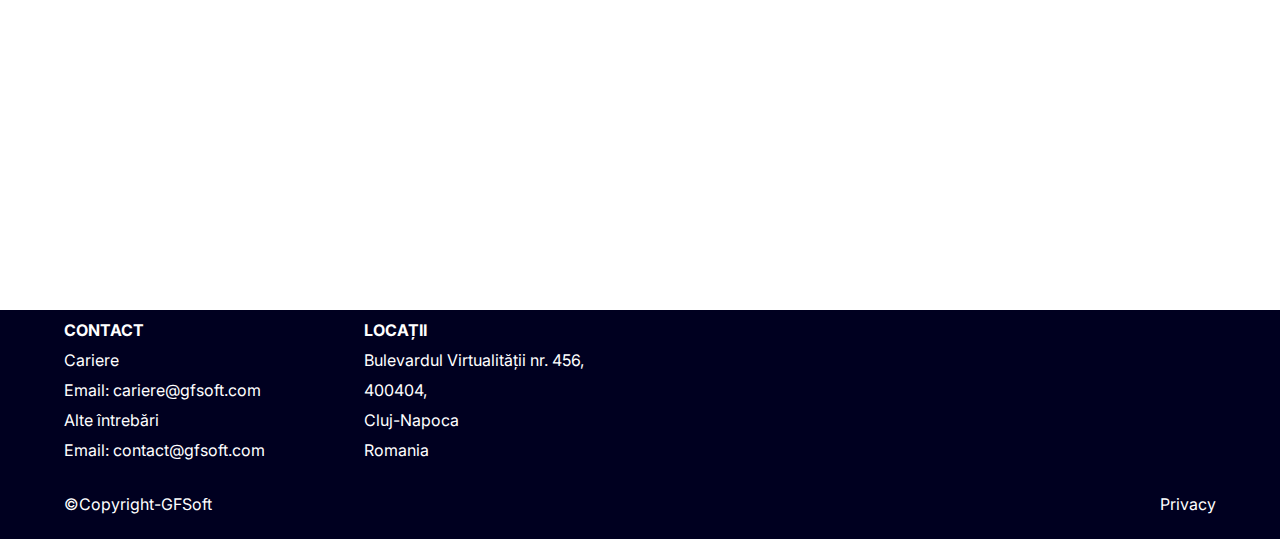
<file: prod3.html>
<!DOCTYPE html>
<!--[if lt IE 7]>      <html class="no-js lt-ie9 lt-ie8 lt-ie7"> <![endif]-->
<!--[if IE 7]>         <html class="no-js lt-ie9 lt-ie8"> <![endif]-->
<!--[if IE 8]>         <html class="no-js lt-ie9"> <![endif]-->
<!--[if gt IE 8]>      <html class="no-js"> <!--<![endif]-->
<html>

<head>
    <meta charset="utf-8">
    <meta http-equiv="X-UA-Compatible" content="IE=edge">
    <title>ISpeed Police GetAway</title>
    <meta name="description" content="">
    <meta name="viewport" content="width=device-width, initial-scale=1">
    <link rel="stylesheet" href="css/prod.css">
    <link rel="stylesheet" href="css/prod3.css">
    <link rel="stylesheet" href="css/reusablecss.css">
    <link rel="preconnect" href="https://fonts.googleapis.com">
    <link rel="preconnect" href="https://fonts.gstatic.com" crossorigin>
    <link href="https://fonts.googleapis.com/css2?family=Inter:wght@400;500;600;700&display=swap" rel="stylesheet">
</head>

<body>
    <div id="menu_fullscreen">
        <div class="rp-menu-bg">
            <a id="close_menu" onclick="hide()">X</a>
            <ul>

                <li><a href="echipa.html">Echipa </a></li>
                <li><a href="servicii.html">Servicii</a></li>
                <li><a href="cariere.html">Cariere </a></li>
                <li><a href="contact.html">Contact </a></li>

            </ul>
        </div>
    </div>
    <nav id="navbar">
        <a href="index.html" id="logo"><img src="images/navbar/logo.png"></a>
        <ul>

            <li><a href="echipa.html">Echipa </a></li>
            <li><a href="servicii.html">Servicii</a></li>
            <li><a href="cariere.html">Cariere </a></li>
            <li><a href="contact.html">Contact </a></li>
            <li id="btn_menu"><img src="images/navbar/hamburger.png"></li>
        </ul>
    </nav>
    <div class="container-top">
        <div class="overlay">
            <p>ISpeed <br>
                Police GetAway</p>
            <img src="images/contact/arrow.svg">
        </div>

    </div>
    <div class="container-middle">
        <p>Crezi că ești suficient de rapid? Condu mai repede ca niciodată cu ISpeed Police Get Away Simulator și
            scapă
            de mașina de poliție care te urmărește.
            Condu în marele oraș și arată ce are mașina ta sub capotă.</p>
        <div class="download">
            <img src="images/servicii/download_icon.png">
            <p>300k de<br> descărcări</p>
        </div>
        <img src="images/servicii/4stars.png">
    </div>
    </form>
    <footer>
        <div class=" footer-info-section">
            <p><strong>CONTACT</strong><br>
                Cariere<br>
                Email: cariere@gfsoft.com<br>
                Alte întrebări<br>
                Email: contact@gfsoft.com</p>
            <p><strong>LOCAȚII</strong><br>
                Bulevardul Virtualității nr. 456,<br>
                400404,<br>
                Cluj-Napoca<br>
                Romania<br>
        </div>
        <div class="footer-bottom">
            <p>©Copyright-GFSoft</p>
            <p>Privacy</p>
        </div>

    </footer>
    <script src="javascript/scroll_navbar.js" async defer></script>
</body>

</html>
</file>
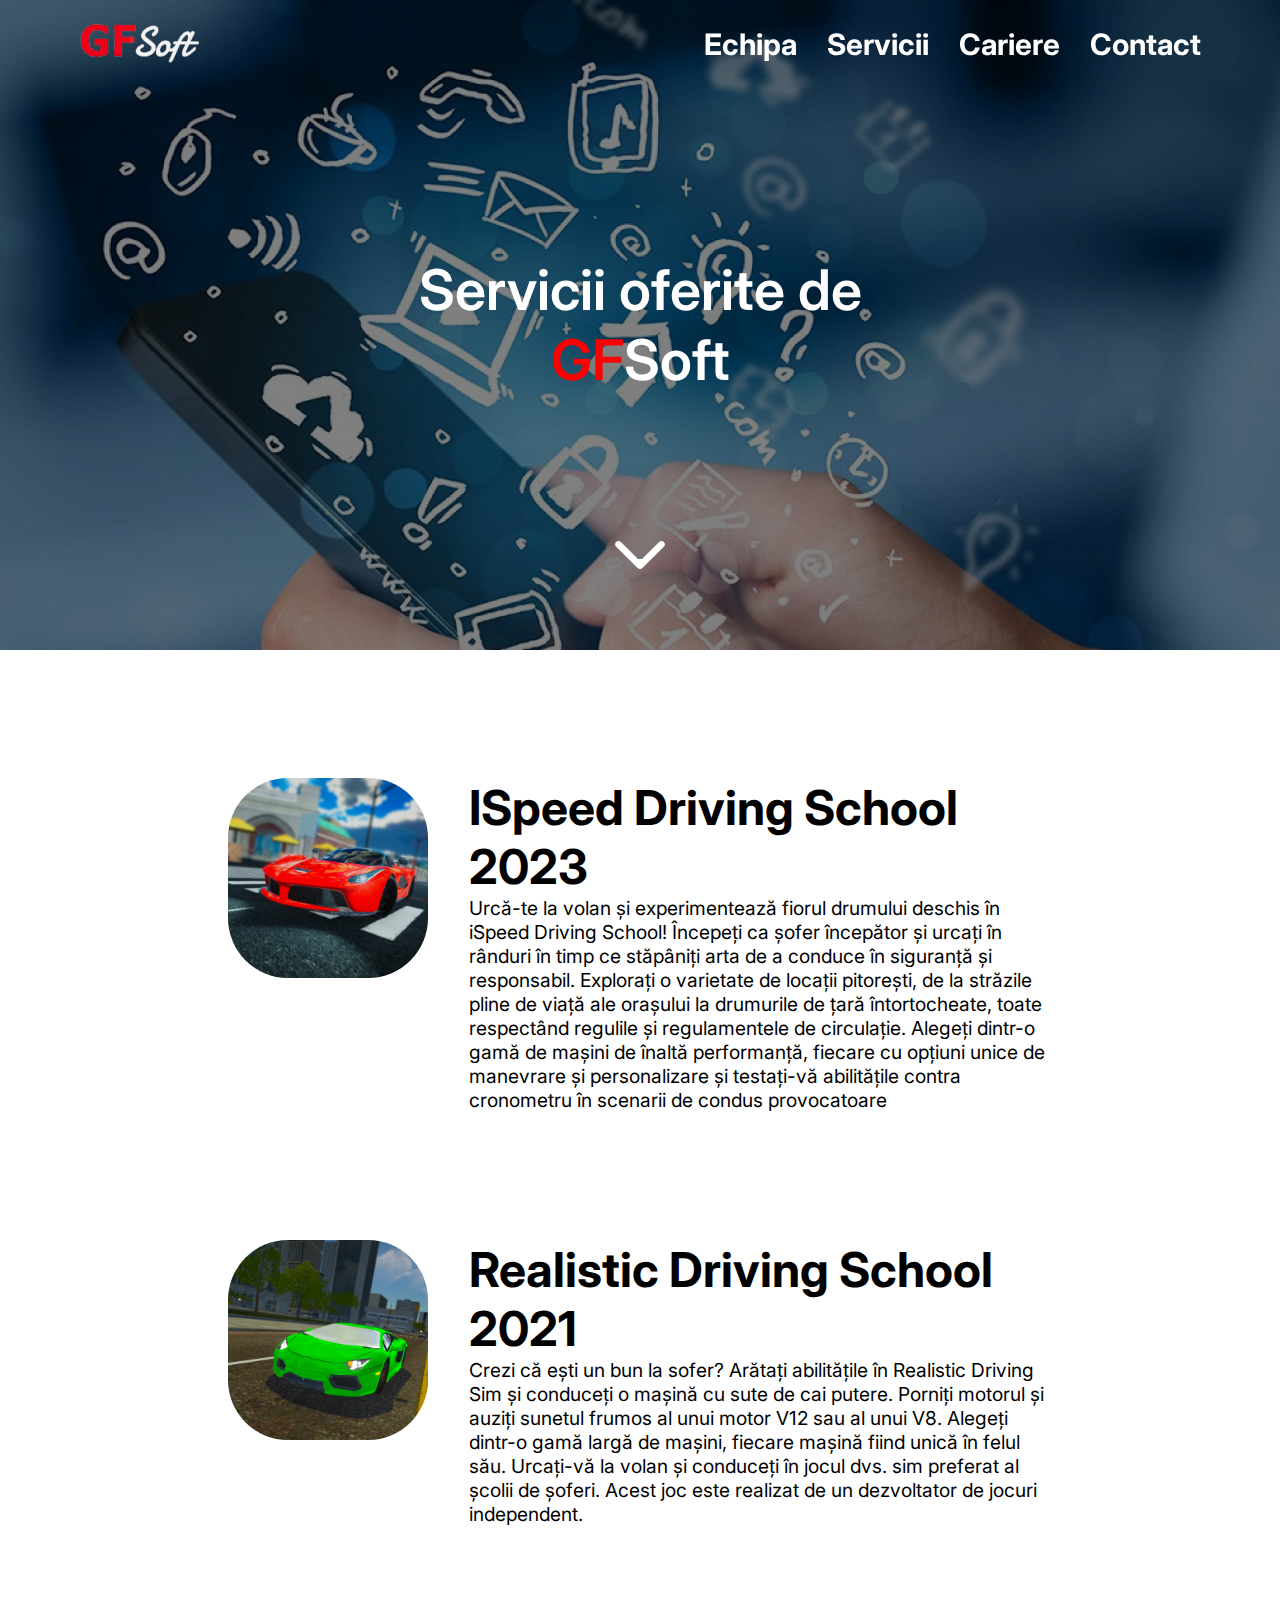
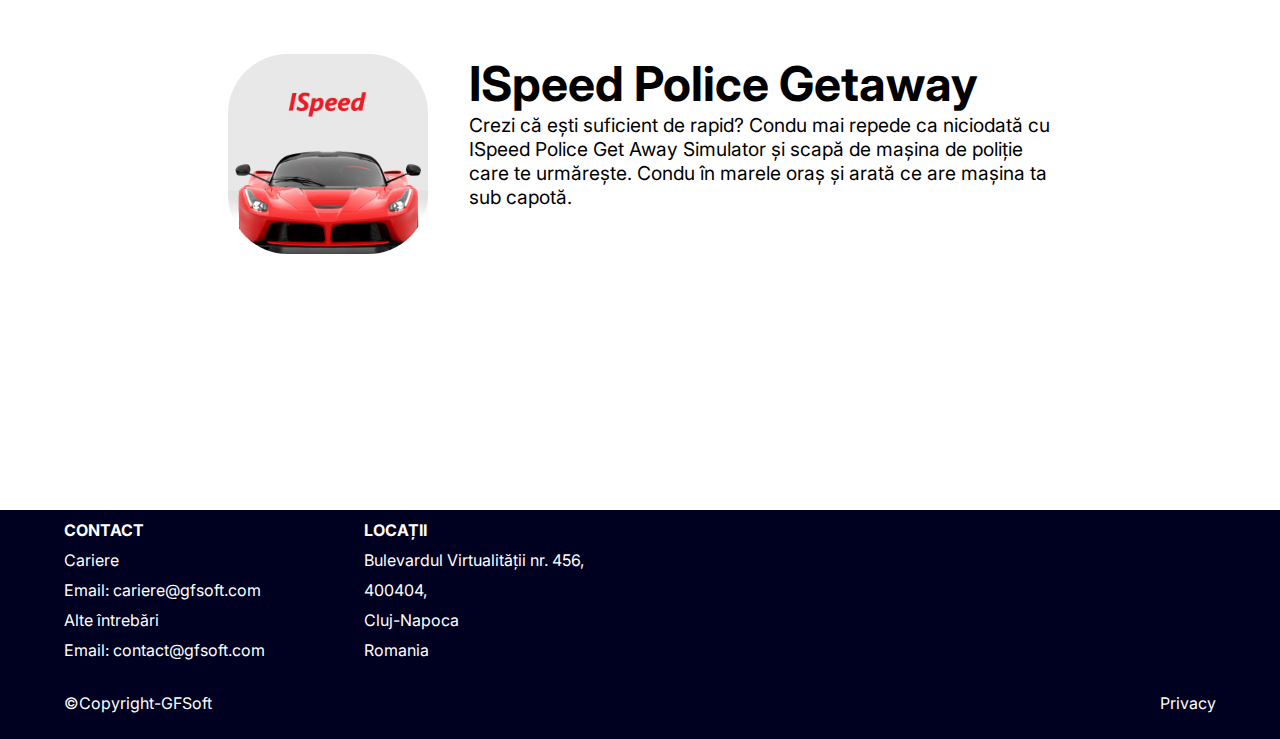
<file: servicii.html>
<!DOCTYPE html>
<!--[if lt IE 7]>      <html class="no-js lt-ie9 lt-ie8 lt-ie7"> <![endif]-->
<!--[if IE 7]>         <html class="no-js lt-ie9 lt-ie8"> <![endif]-->
<!--[if IE 8]>         <html class="no-js lt-ie9"> <![endif]-->
<!--[if gt IE 8]>      <html class="no-js"> <!--<![endif]-->
<html>

<head>
    <meta charset="utf-8">
    <meta http-equiv="X-UA-Compatible" content="IE=edge">
    <title>Servicii</title>
    <meta name="description" content="">
    <meta name="viewport" content="width=device-width, initial-scale=1">
    <link rel="stylesheet" href="css/servicii.css">
    <link rel="stylesheet" href="css/reusablecss.css">
    <link rel="preconnect" href="https://fonts.googleapis.com">
    <link rel="preconnect" href="https://fonts.gstatic.com" crossorigin>
    <link href="https://fonts.googleapis.com/css2?family=Inter:wght@400;500;600;700&display=swap" rel="stylesheet">
</head>

<body>
    <div id="menu_fullscreen">
        <div class="rp-menu-bg">
            <a id="close_menu" onclick="hide()">X</a>
            <ul>

                <li><a href="echipa.html">Echipa </a></li>
                <li><a href="servicii.html">Servicii</a></li>
                <li><a href="cariere.html">Cariere </a></li>
                <li><a href="contact.html">Contact </a></li>

            </ul>
        </div>
    </div>
    <nav id="navbar">
        <a href="index.html" id="logo"><img src="images/navbar/logo.png"></a>
        <ul>

            <li><a href="echipa.html">Echipa </a></li>
            <li><a href="servicii.html">Servicii</a></li>
            <li><a href="cariere.html">Cariere </a></li>
            <li><a href="contact.html">Contact </a></li>
            <li id="btn_menu"><img src="images/navbar/hamburger.png"></li>
        </ul>
    </nav>

    <div class="container-top">
        <div class="overlay">
            <p>Servicii
                oferite de<br>
                <span class="red">GF</span>Soft
            </p>
            <img src="images/contact/arrow.svg">
        </div>

    </div>
    <div class="container-middle">
        <div class="card" id="prod1">
            <img src="images/servicii/unnamed (1).png">
            <div class="card-info">
                <strong>
                    <p>ISpeed Driving School 2023</p>
                </strong>
                <p>Urcă-te la volan și experimentează fiorul drumului deschis în iSpeed ​​Driving School! Începeți
                    ca
                    șofer începător și urcați în rânduri în timp ce stăpâniți arta de a conduce în siguranță și
                    responsabil. Explorați o varietate de locații pitorești, de la străzile pline de viață ale
                    orașului
                    la drumurile de țară întortocheate, toate respectând regulile și regulamentele de circulație.
                    Alegeți dintr-o gamă de mașini de înaltă performanță, fiecare cu opțiuni unice de manevrare și
                    personalizare și testați-vă abilitățile contra cronometru în scenarii de condus provocatoare</p>
            </div>

        </div>
        <div class="card" id="prod2">
            <img src="images/servicii/unnamed (2).png">
            <div class="card-info">
                <strong>
                    <p>Realistic Driving School 2021</p>
                </strong>
                <p>Crezi că ești un bun la sofer? Arătați abilitățile în Realistic Driving Sim și conduceți o mașină
                    cu
                    sute de cai putere. Porniți motorul și auziți sunetul frumos al unui motor V12 sau al unui V8.
                    Alegeți dintr-o gamă largă de mașini, fiecare mașină fiind unică în felul său. Urcați-vă la
                    volan și
                    conduceți în jocul dvs. sim preferat al școlii de șoferi. Acest joc este realizat de un
                    dezvoltator
                    de jocuri independent.
                </p>
            </div>

        </div>
        <div class="card" id="prod3">
            <img src="images/servicii/unnamed.jpg">
            <div class="card-info">
                <strong>
                    <p>ISpeed Police Getaway</p>
                </strong>
                <p>Crezi că ești suficient de rapid? Condu mai repede ca niciodată cu ISpeed Police Get Away
                    Simulator
                    și scapă de mașina de poliție care te urmărește.
                    Condu în marele oraș și arată ce are mașina ta sub capotă.
                </p>
            </div>

        </div>
    </div>
    <footer>
        <div class=" footer-info-section">
            <p><strong>CONTACT</strong><br>
                Cariere<br>
                Email: cariere@gfsoft.com<br>
                Alte întrebări<br>
                Email: contact@gfsoft.com</p>
            <p><strong>LOCAȚII</strong><br>
                Bulevardul Virtualității nr. 456,<br>
                400404,<br>
                Cluj-Napoca<br>
                Romania<br>
        </div>
        <div class="footer-bottom">
            <p>©Copyright-GFSoft</p>
            <p>Privacy</p>
        </div>

    </footer>
    <script src="javascript/scroll_navbar.js" async defer></script>
    <script src="javascript/servicii.js" async defer></script>
</body>

</html>
</file>
<file: css/mainpagestyle.css>
/*top*/
.container-top {
    width: 100%;
    height: 550px;
    display: flex;
    background: #121216;
}

.container_text {
    background: #121216;
    width: 55%;
    color: #FFF;
    display: flex;
    justify-content: center;
    align-items: center;
    text-align: center;
    font-family: Inter;
    font-size: 2rem;
    font-style: normal;
    font-weight: 600;
    line-height: 52px;
    /* 155% */
}

.container_text p {
    width: 376px;
}

.container-top img {
    justify-content: right;
    width: 45%;
}

/*top finish/
/*middle*/
.container-middle {
    color: rgba(0, 0, 0, 0.495);
    display: flex;


    flex-direction: column;
    width: 100%;
    height: 100%;
}

.container-top-middle {
    display: flex;
    justify-content: center;
    align-items: flex-start;
    width: 100%;
}

.container-top-middle p {
    margin-top: 90px;
    color: #000;
    text-align: center;
    font-family: Inter;
    font-size: 3rem;
    font-style: normal;
    font-weight: 400;
    line-height: 125%;
    /* 80px */
    text-align: center;
    width: 50%;

}

.red {
    color: #CA2422;
}

.bold {
    font-weight: 700;
}

.bottom_line {
    color: #000;
    font-family: Inter;
    font-size: 64px;
    font-style: normal;
    font-weight: 800;
    line-height: 125%;
}

.container-info-middle {

    display: grid;
    grid-template-columns: 350px 350px;
    grid-template-rows: 300px 300px;
    justify-content: center;
    gap: 50px;
    color: #000;
    font-size: 1.5rem;
    width: 100%;
    height: 60vh;

}

.container-info-middle p {
    height: 100%;

}

/*container middle finish*/
.container-bottom {
    display: flex;
    background: #352E34;
    width: 100%;

    flex-shrink: 0;
}



.container-bottom-text {


    display: flex;
    flex-direction: column;
    align-items: center;
    width: 40%;
    justify-content: flex-start;
    font-size: 1.5rem;

}

.container-bottom-text p {
    width: 70%;

}

.bottom-title {
    margin-top: 80px;
    font-size: 2rem;
    width: 100%;
    font-weight: 600;
}

.btn-cariere {
    width: 202px;
    height: 70px;
    display: flex;
    align-items: center;
    justify-content: center;
    background: #352E34;
    color: white;
    border: 5px solid #fff;
    border-radius: 30px;
    font-size: 2rem;
    font-weight: 700;
}



.container-bottom img {
    width: 60%;
    justify-content: left;
}

@media screen and (max-width: 768px) {
    body {
        height: 1400px;
    }

    .container-top img {
        display: none;
    }

    .container_text {
        width: 100%;
    }

    .container-info-middle {
        grid-template-columns: 350px;
    }

    .container-info-middle p {
        text-align: center;

    }

    .container-bottom {
        flex-direction: column;
        padding-bottom: 10%;
    }

    .container-bottom img {
        width: 100%;

    }

    .container-bottom-text {
        text-align: center;
        width: 100%;

    }
}
</file>
<file: css/reusablecss.css>
html,
body {
    margin: 0;
    border: 0;
    background: #ffffff;
    font-family: 'Inter', sans-serif;
    color: white;
    scroll-behavior: smooth;
}

/* for removing a properties*/
.a {
    text-decoration: none;
}

.red {
    color: #F00;
}

/*navbar start*/
#btn_menu {
    width: 4%;

    display: none;
}

#btn_menu img {
    width: 100%;

}

nav {
    position: fixed;
    padding-top: 10px;
    display: flex;
    align-items: center;
    width: 100%;
    z-index: 1;
    /*remove after finish*/

}

nav ul {
    display: flex;
    list-style: none;
    width: 100%;
    justify-content: right;
    align-items: center;
    margin-right: 5%;
}

nav ul>li {
    font-size: 1.85rem;
    margin: auto 15px;
}

#logo {
    display: flex;

    margin-left: 5%;
    width: 190px;
    height: 40px;
}

#logo img {

    width: 150px;

}

nav ul>li a {
    color: #fff;
    font-weight: 700;
    text-decoration: none;
}



/*navbar end*/
/*hamburger menu side*/
#menu_fullscreen {
    position: fixed;
    display: none;
    z-index: 2;
    width: 100%;
    height: 100%;
    color: white;
    justify-content: right;
    font-size: 4rem;
    animation-name: anim_in_menu;
    animation-duration: 1s;
}

.rp-menu-bg {
    width: 75%;
    height: 100%;
    background-color: rgba(0, 0, 0, .5);
    backdrop-filter: blur(8px);
    display: flex;
    justify-content: center;
    align-items: center;
    text-align: center;
    flex-direction: column;
}

.rp-menu-bg ul {
    list-style: none;
    margin-right: 2%;
}

.rp-menu-bg ul>li {
    margin-bottom: 20%;
}

.rp-menu-bg ul>li a {
    text-decoration: none;
    color: white;
    font-weight: 600;
}

#close_menu {
    position: absolute;
    font-size: 4rem;
    top: 2%;
    right: 10%;
    font-weight: 800;
}

/*hamburger menu side end*/
/*footer*/
footer {

    width: 100%;
    padding-top: 5px;
    background: #000020;
}

footer p {
    /*removes whitespaces*/
    margin-bottom: 0;

}

.footer-info-section {
    margin-left: 5%;
    display: grid;
    line-height: 30px;
    grid-template-columns: 300px 300px;
    margin-bottom: 1%;
}

.footer-info-section p {
    /*removes whitespaces*/
    margin-top: 0;

}

.footer-bottom {
    display: flex;
    justify-content: space-evenly;
    padding-bottom: 2%;
}

.footer-bottom p {
    width: 50%;
    margin-left: 5%;
}

.footer-bottom p:last-child {
    text-align: right;
    margin-right: 5%;
}

/*animations*/
@keyframes anim_in_menu {
    0% {
        transform: translate(1000px, 0);
    }

    100% {
        transform: translate(0, 0);
    }

}

/*responsive*/
@media only screen and (max-width:768px) {
    #btn_menu {
        width: 10%;
        display: flex;
        justify-content: center;
        align-items: center;

    }

    nav ul>li:not(:last-child) {
        display: none;
    }

    nav {
        position: fixed;
    }
}

@media only screen and (max-width: 426px) {
    .container-top-middle p {
        font-size: 2rem;
    }

    #btn_menu {
        width: 15%;

    }

    #menu_fullscreen {

        font-size: 3.5rem;

    }

    #close_menu {

        font-size: 2.5rem;
        top: 1.5%;

    }

    .rp-menu-bg {
        width: 100%;

    }




    .footer-info-section {

        grid-template-columns: 300px;

    }

    .footer-info-section p {
        /*removes whitespaces*/
        margin-top: 0;

    }

    .footer-info-section p {
        /*removes whitespaces*/
        margin-top: 0;
        margin-bottom: 5%;
    }
}
</file>
<file: css/cariere.css>
/*top*/
.container-top {

    width: 100%;
    background-image: url("/images/bg-images/carieraimg.png");
    background-size: cover;
    height: 650px;
    text-align: center;

}

.overlay {
    display: flex;
    justify-content: center;
    align-items: center;
    flex-direction: column;
    width: 100%;
    height: 650px;
    background-size: cover;
    background: rgba(0, 0, 0, 0.5);
}

.overlay img {
    width: 50px;
    position: absolute;
    transform: translate(0, 230px);
    animation-iteration-count: infinite;
    animation-name: arrow;
    animation-duration: 2.5s;
}

@keyframes arrow {
    0% {
        transform: translate(0, 230px);
        opacity: 1;
    }

    100% {
        transform: translate(0, 300px);
        opacity: 0;
    }
}

.overlay p {
    color: #FFF;
    text-align: center;
    width: 40%;
    font-size: 3.5rem;
    font-style: normal;
    font-weight: 600;
    line-height: 125%;

}

/*top end*/
/*middle*/
.container-middle {
    color: #000;
    margin-bottom: 12%;
}

.text-middle {
    font-size: 4rem;
    font-weight: 600;
    text-align: center;
    color: #000;
    line-height: 125%;
    margin-top: 7%;

}

.table {
    margin-top: 10%;
    list-style: none;
    display: grid;
    grid-template-columns: 314px 314px 314px;
    grid-template-rows: 341px 341px 341px;
    justify-content: center;
    gap: 100px;
    row-gap: 15%;
}




.card {
    display: grid;
    justify-content: center;
    text-align: center;
    align-items: center;


}

.card img {
    width: 100px;
    margin: auto;
    border-radius: 999px;
    margin-bottom: 5%;
}

.card p {
    margin: 10px 0 0 0;
    font-size: 1.5rem;
}

/*container bottom*/
.container-bottom {
    background: #352E34;
    width: 100%;
    height: 80vh;
    display: grid;
    grid-template-columns: 40% 60%;

}


.text {
    display: flex;
    justify-content: center;
    align-items: center;
    flex-direction: column;
}

.text p {
    font-size: 1.5rem;
    width: 60%;
    margin-bottom: 15%;
    text-align: center;
}

.btn-cariere {
    width: 202px;
    height: 70px;
    display: flex;
    align-items: center;
    justify-content: center;
    background: #352E34;
    color: white;
    border: 5px solid #fff;
    border-radius: 30px;
    font-size: 2rem;
    font-weight: 700;
}

/*carusel*/
#carusel {
    position: absolute;
    z-index: 0;
    width: 100%;
    height: 100%;
    position: relative;
    background-image: url("/images/cariere/img_bottom.png");
    background-size: cover;
    display: grid;
    grid-template-columns: 50% 50%;
    align-items: center;

}


#next,
#previos {
    cursor: pointer;
    background-image: url("/images/cariere/Arrow 3.png");
    background-repeat: no-repeat;
    width: 50px;
    height: 75px;
}

#previos {
    margin-left: 20px;
    /* Adjust the spacing between the buttons */
}

#next {
    transform: rotate(180deg);
    position: absolute;
    right: 0;
    cursor: pointer;
    margin-right: 20px;
    /* Adjust the spacing between the buttons */
}

#carusel span {
    margin-left: 20px;
    width: 50px;
    height: 75px;
}

@media screen and (max-width: 768px) {
    .table {

        grid-template-columns: 314px;


        gap: 20px;
        row-gap: 3%;
    }

    .container-middle {
        height: 2800px;


    }

    .container-bottom {

        height: 50vh;

        grid-template-columns: 100%;

    }

    .text p {
        font-size: 2rem;

    }

    #carusel {
        display: none;
    }

}

@media screen and (max-width: 425px) {
    .table {

        grid-template-columns: 314px;


        gap: 20px;
        row-gap: 3%;
    }

    .container-middle {
        height: 3500px;


    }

    .container-bottom {

        height: 70vh;

        grid-template-columns: 100%;

    }

    .text p {
        font-size: 2rem;

    }

    #carusel {
        display: none;
    }

}
</file>
<file: css/contact.css>
/*top*/
.container-top {

    width: 100%;
    background-image: url("/images/contact/img.png");
    background-size: cover;
    height: 650px;
    text-align: center;

}

.overlay {
    display: flex;
    justify-content: center;
    align-items: center;
    flex-direction: column;
    width: 100%;
    height: 650px;
    background-size: cover;
    background: rgba(0, 0, 0, 0.5);
}

.overlay img {
    width: 50px;
    position: absolute;
    transform: translate(0, 230px);
    animation-iteration-count: infinite;
    animation-name: arrow;
    animation-duration: 2.5s;
}

@keyframes arrow {
    0% {
        transform: translate(0, 230px);
        opacity: 1;
    }

    100% {
        transform: translate(0, 300px);
        opacity: 0;
    }
}

.overlay p {
    color: #FFF;
    text-align: center;
    width: 40%;
    font-size: 3.5rem;
    font-style: normal;
    font-weight: 600;
    line-height: 125%;

}

/*top end*/
form {
    display: flex;
    justify-content: flex-start;
    align-items: center;
    flex-direction: column;
    width: 100%;
    height: 800px;
    color: black;
    margin-top: 3%;
    gap: 20px;
}

form input {
    width: 35%;
    height: 10%;
    border: none;
    border-bottom: 10px solid black;

}

form input:focus {
    outline: none;


}

form input::placeholder {
    color: #414141;
}

form input::placeholder,
form input:active,
form input[type="text"] {
    color: black;
    font-size: 4rem;

}

.btn {
    margin-top: 5%;
    border: 5px solid #000;
    width: 25%;
    height: 15%;
    display: flex;
    justify-content: center;
    align-items: center;
    text-decoration: none;
    color: black;
    border-radius: 20px;
    font-size: 3rem;
    font-weight: bold;
}

.btn:hover {
    color: #fff;
    background-color: #000;

}

@media screen and (max-width: 768px) {
    form input {
        width: 55%;


    }
}

@media screen and (max-width: 425px) {
    .overlay p {
        color: #FFF;
        text-align: center;
        width: 80%;
        font-size: 3rem;
        font-style: normal;
        font-weight: 600;
        line-height: 125%;

    }

    form {
        align-items: center;
        justify-content: center;
    }

    .btn {

        width: 55%;

    }

    form input {
        width: 85%;
        height: 10%;
        border: none;
        border-bottom: 10px solid black;

    }
}
</file>
<file: css/echipa.css>
/*top*/
.container-top {

    width: 100%;
    background-image: url("/images/bg-images/echipaimg.png");
    background-size: cover;
    height: 650px;
    text-align: center;

}

.overlay {
    display: flex;
    justify-content: center;
    align-items: center;
    flex-direction: column;
    width: 100%;
    height: 650px;
    background-size: cover;
    background: rgba(0, 0, 0, 0.5);
}

.overlay img {
    width: 50px;
    position: absolute;
    transform: translate(0, 230px);
    animation-iteration-count: infinite;
    animation-name: arrow;
    animation-duration: 2.5s;
}

@keyframes arrow {
    0% {
        transform: translate(0, 230px);
        opacity: 1;
    }

    100% {
        transform: translate(0, 300px);
        opacity: 0;
    }
}

.overlay p {
    color: #FFF;
    text-align: center;
    width: 40%;
    font-size: 3.5rem;
    font-style: normal;
    font-weight: 600;
    line-height: 125%;

}

/*top end*/
/*middle*/
.container-middle {
    width: 100%;
    height: 160vh;
    color: #000;
}

.table {
    margin-top: 5%;
    list-style: none;
    display: grid;
    grid-template-columns: 314px 314px 314px;
    grid-template-rows: 341px 341px 341px;
    justify-content: center;
}

.card {
    display: grid;
    justify-content: center;
    text-align: center;
    align-items: center;

}

.card img {
    width: 170px;
    margin: auto;
    border-radius: 999px;
}

.card p {
    margin: 10px 0 0 0;
    font-size: 1.5rem;
}

@media screen and (max-width: 768px) {
    .container-middle {
        width: 100%;
        height: 200%;
        color: #000;
    }

    .empty {
        display: none;
        width: 0;
        height: 0;
    }

    .table {

        grid-template-columns: 314px;


    }

    .container-middle ul>li {
        height: 314px;
    }
}

@media screen and (max-width: 425px) {
    .overlay p {
        color: #FFF;
        text-align: center;
        width: 80%;
        font-size: 2.5rem;
        font-style: normal;
        font-weight: 600;
        line-height: 125%;

    }
}
</file>
<file: css/prod.css>
/*top*/
.container-top {

    width: 100%;
    background-image: url("/images/bg-images/laferrari.png");
    background-size: cover;
    height: 650px;
    text-align: center;

}

.overlay {
    display: flex;
    justify-content: center;
    align-items: center;
    flex-direction: column;
    width: 100%;
    height: 650px;
    background-size: cover;
    background: rgba(0, 0, 0, 0.5);
}

.overlay img {
    width: 50px;
    position: absolute;
    transform: translate(0, 230px);
    animation-iteration-count: infinite;
    animation-name: arrow;
    animation-duration: 2.5s;
}

@keyframes arrow {
    0% {
        transform: translate(0, 230px);
        opacity: 1;
    }

    100% {
        transform: translate(0, 300px);
        opacity: 0;
    }
}

.overlay p {
    color: #FFF;
    text-align: center;
    width: 40%;
    font-size: 4.5rem;
    font-style: normal;
    font-weight: 600;
    line-height: 125%;

}

/*container middle*/
.container-middle {
    color: black;
    height: 140vh;
    display: flex;
    justify-content: center;
    align-items: center;
    flex-direction: column;
}

.container-middle p {
    text-align: center;
    width: 70%;
    font-size: 2rem;
}

.download {

    display: flex;
    justify-content: center;
    align-items: center;
}

.download p {
    font-weight: 500;
    font-size: 4rem;
}

.download img {
    width: 40%;
    height: 60%;
}

@media screen and (max-width: 425px) {
    .overlay p {
        color: #FFF;
        text-align: center;
        width: 80%;
        font-size: 3rem;
        font-style: normal;
        font-weight: 600;
        line-height: 125%;

    }

    .container-middle p {
        text-align: center;
        width: 70%;
        font-size: 1.4rem;
    }

    .container-middle img:last-child {
        width: 70%;
    }
}
</file>
<file: css/prod2.css>
.container-top {
    background-image: url("/images/bg-images/lambo.png");
}
</file>
<file: css/prod3.css>
.container-top {
    background-image: url("/images/bg-images/ispeed.png");
}
</file>
<file: css/servicii.css>
/*top*/
.container-top {

    width: 100%;
    background-image: url("/images/servicii/serviciiimg.png");
    background-size: cover;
    height: 650px;
    text-align: center;

}

.overlay {
    display: flex;
    justify-content: center;
    align-items: center;
    flex-direction: column;
    width: 100%;
    height: 650px;
    background-size: cover;
    background: rgba(0, 0, 0, 0.5);
}

.overlay img {
    width: 50px;
    position: absolute;
    transform: translate(0, 230px);
    animation-iteration-count: infinite;
    animation-name: arrow;
    animation-duration: 2.5s;
}

@keyframes arrow {
    0% {
        transform: translate(0, 230px);
        opacity: 1;
    }

    100% {
        transform: translate(0, 300px);
        opacity: 0;
    }
}

.overlay p {
    color: #FFF;
    text-align: center;
    width: 40%;
    font-size: 3.5rem;
    font-style: normal;
    font-weight: 600;
    line-height: 125%;

}

/*middle start*/
.container-middle {
    margin: 10% 0;
    width: 100%;

    display: flex;
    justify-content: center;
    align-items: center;
    flex-direction: column;
    color: #000;
}

.card {
    cursor: pointer;
    display: flex;
    align-items: flex-start;
    justify-content: center;
    width: 65%;
    margin-bottom: 10%;
}

.card-info {
    margin-left: 5%;
    display: flex;
    flex-direction: column;
    width: 70%;
}

.card .card-info strong p {
    font-size: 3rem;
    position: relative;
    top: 0;

}

.card-info strong p,
.card p {
    margin-top: 0;
    margin-bottom: 0;

}

.card-info p:not(.card .card-info strong p) {
    font-size: 1.2rem;

}

.card img {

    width: 24%;

    border-radius: 30%;

}
</file>
